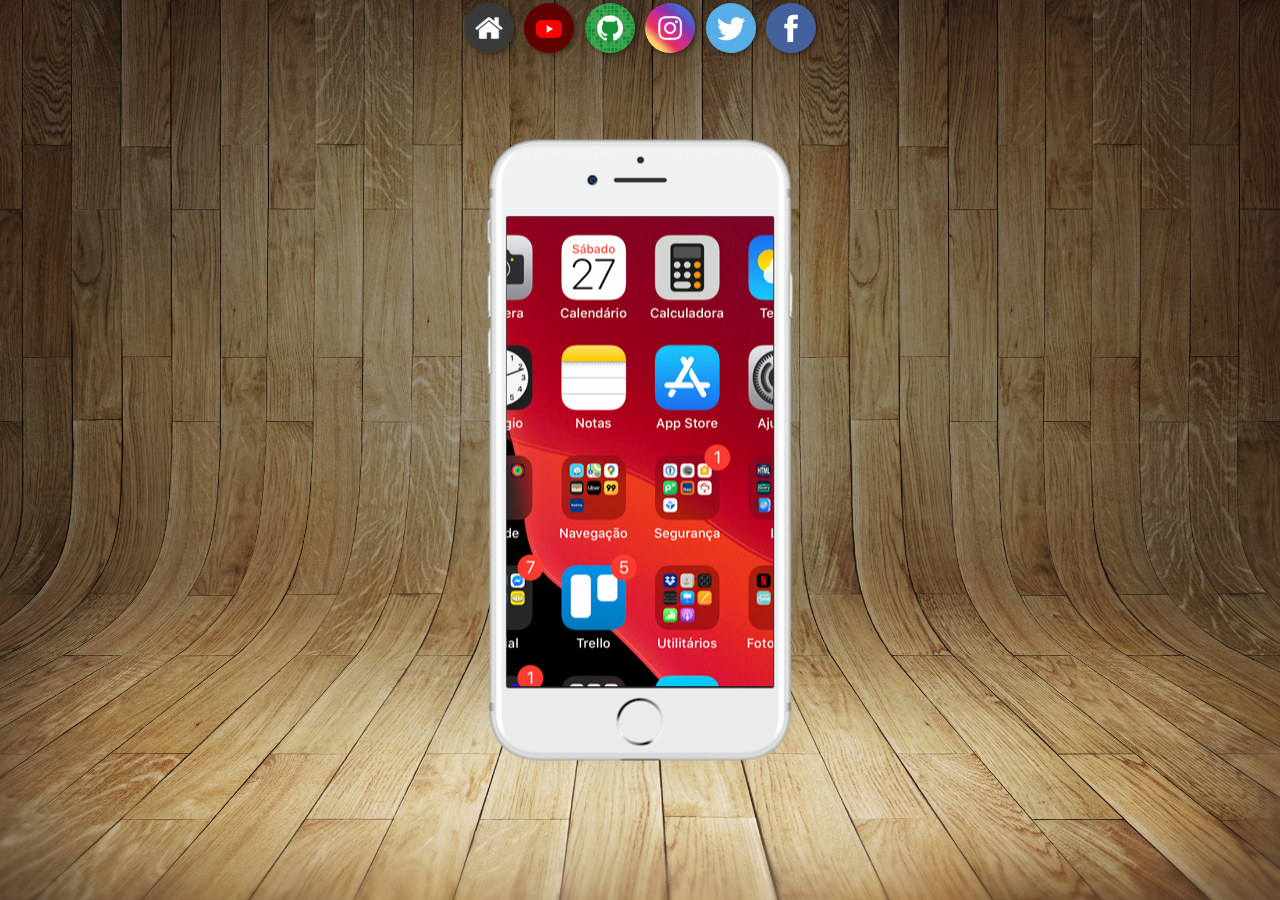
<file: index.html>
<!DOCTYPE html>
<html lang="en">

<head>
    <meta charset="UTF-8">
    <meta http-equiv="X-UA-Compatible" content="IE=edge">
    <meta name="viewport" content="width=device-width, initial-scale=1.0">
    <link rel="shortcut icon" href="favicon.ico" type="image/x-icon">
    <link rel="stylesheet" href="estilos/style.css">
    <title>Social Media Project</title>
</head>

<body>
    <main>
        <section id="telefone">
            <iframe src="home.html" frameborder="0" name="tela" id="tela">
                Your browser does not support this.
            </iframe>

        </section>

        <section id="redes-sociais">
            <a href="home.html" target="tela"><img src="imagens/logo-home.jpg" alt=""></a>

            <a href="youtube.html" target="tela"><img src="imagens/logo-youtube.jpg" alt=""></a>

            <a href="github.html" target="tela"><img src="imagens/logo-github.jpg" alt=""></a>

            <a href="instagram.html" target="tela"><img src="imagens/logo-instagram.jpg" alt=""></a>

            <a href="twitter.html" target="tela"><img src="imagens/logo-twitter.jpg" alt=""></a>

            <a href="facebook.html" target="tela"><img src="imagens/logo-facebook.jpg" alt=""></a>
            
        </section>

    </main>

</body>

</html>
</file>
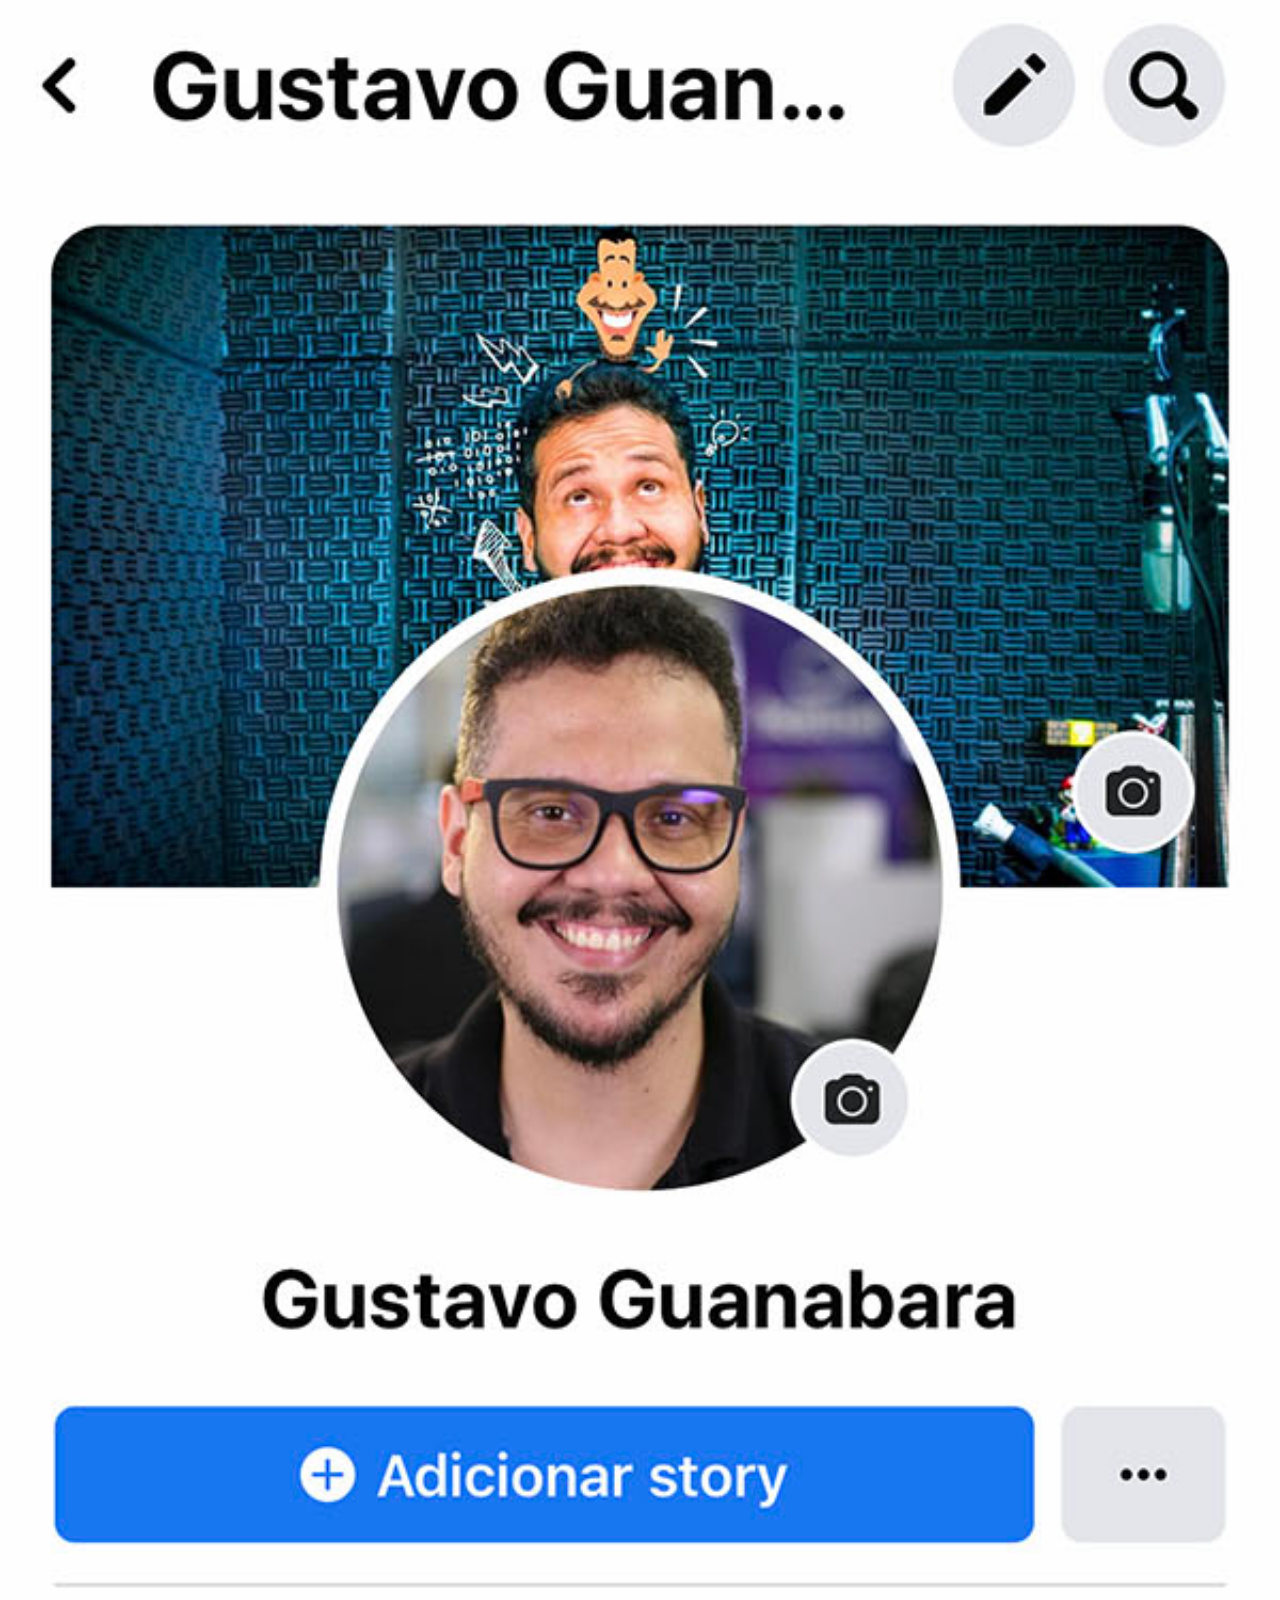
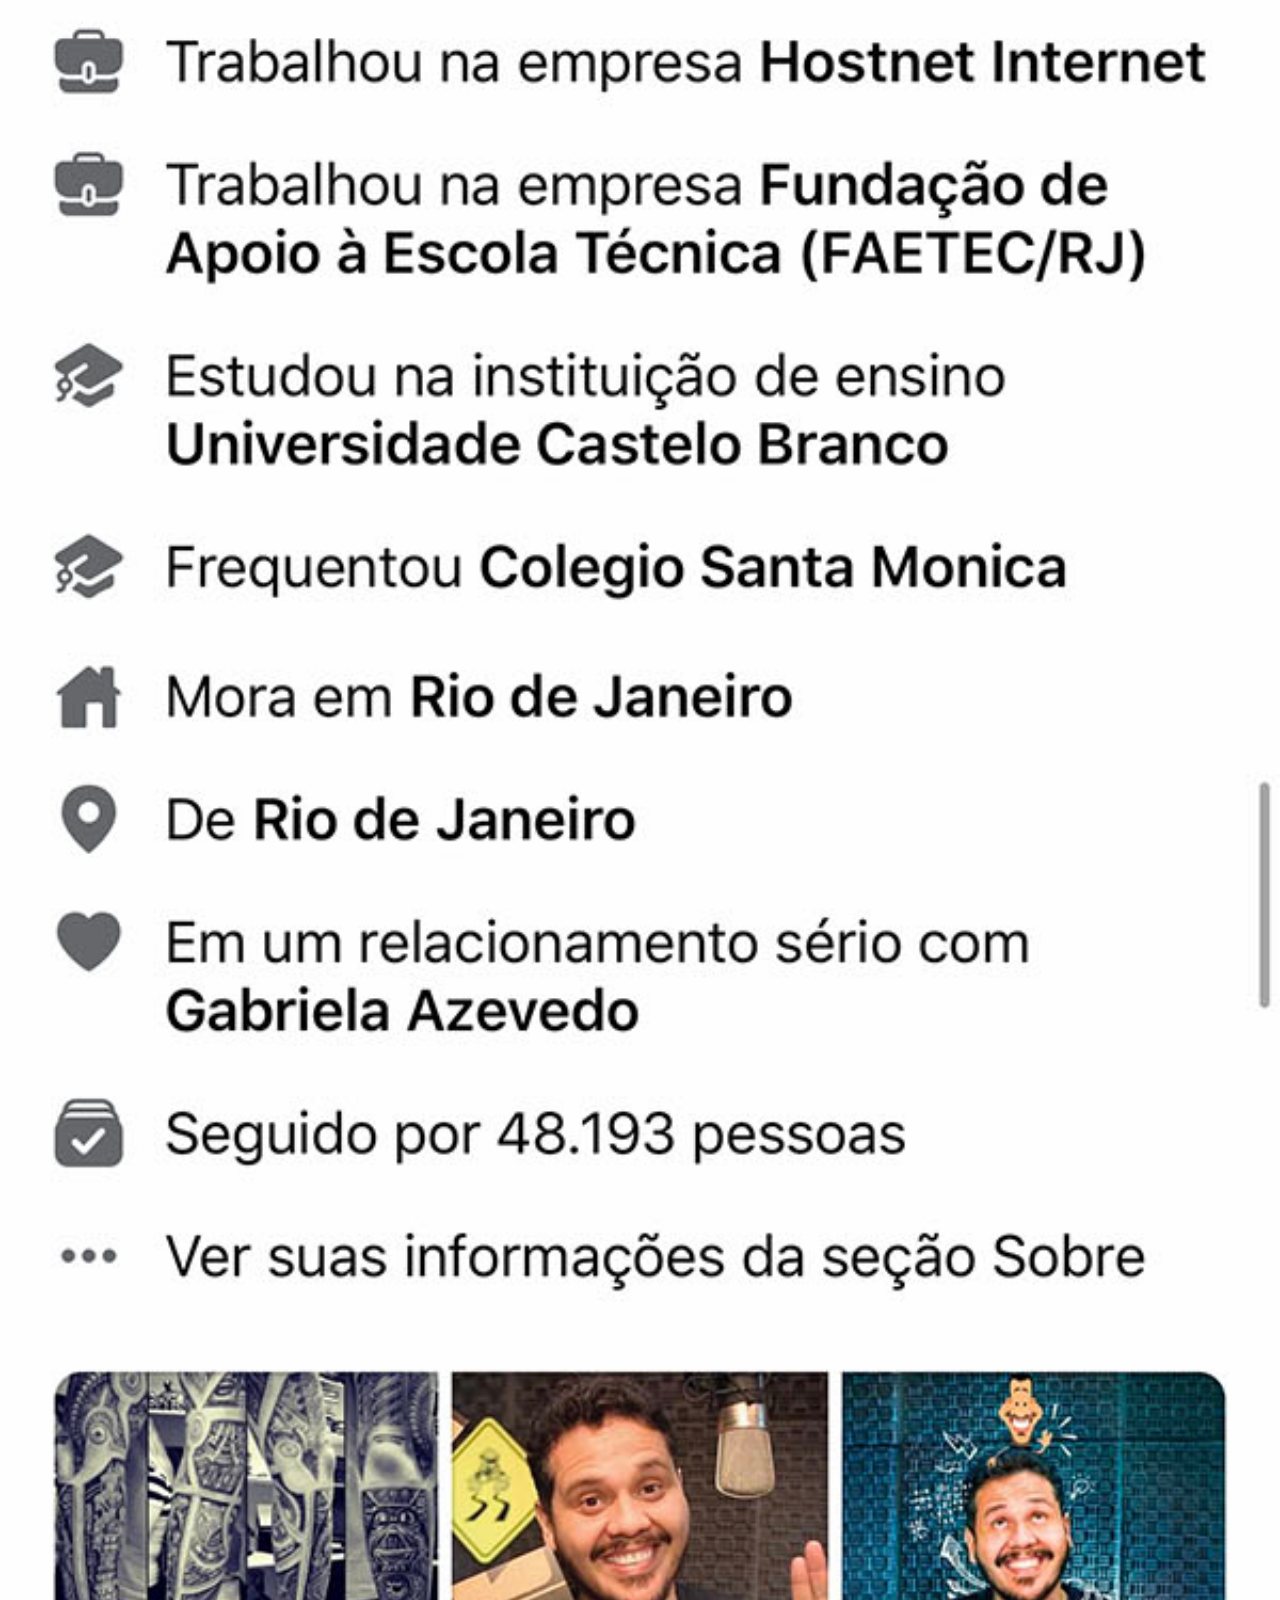
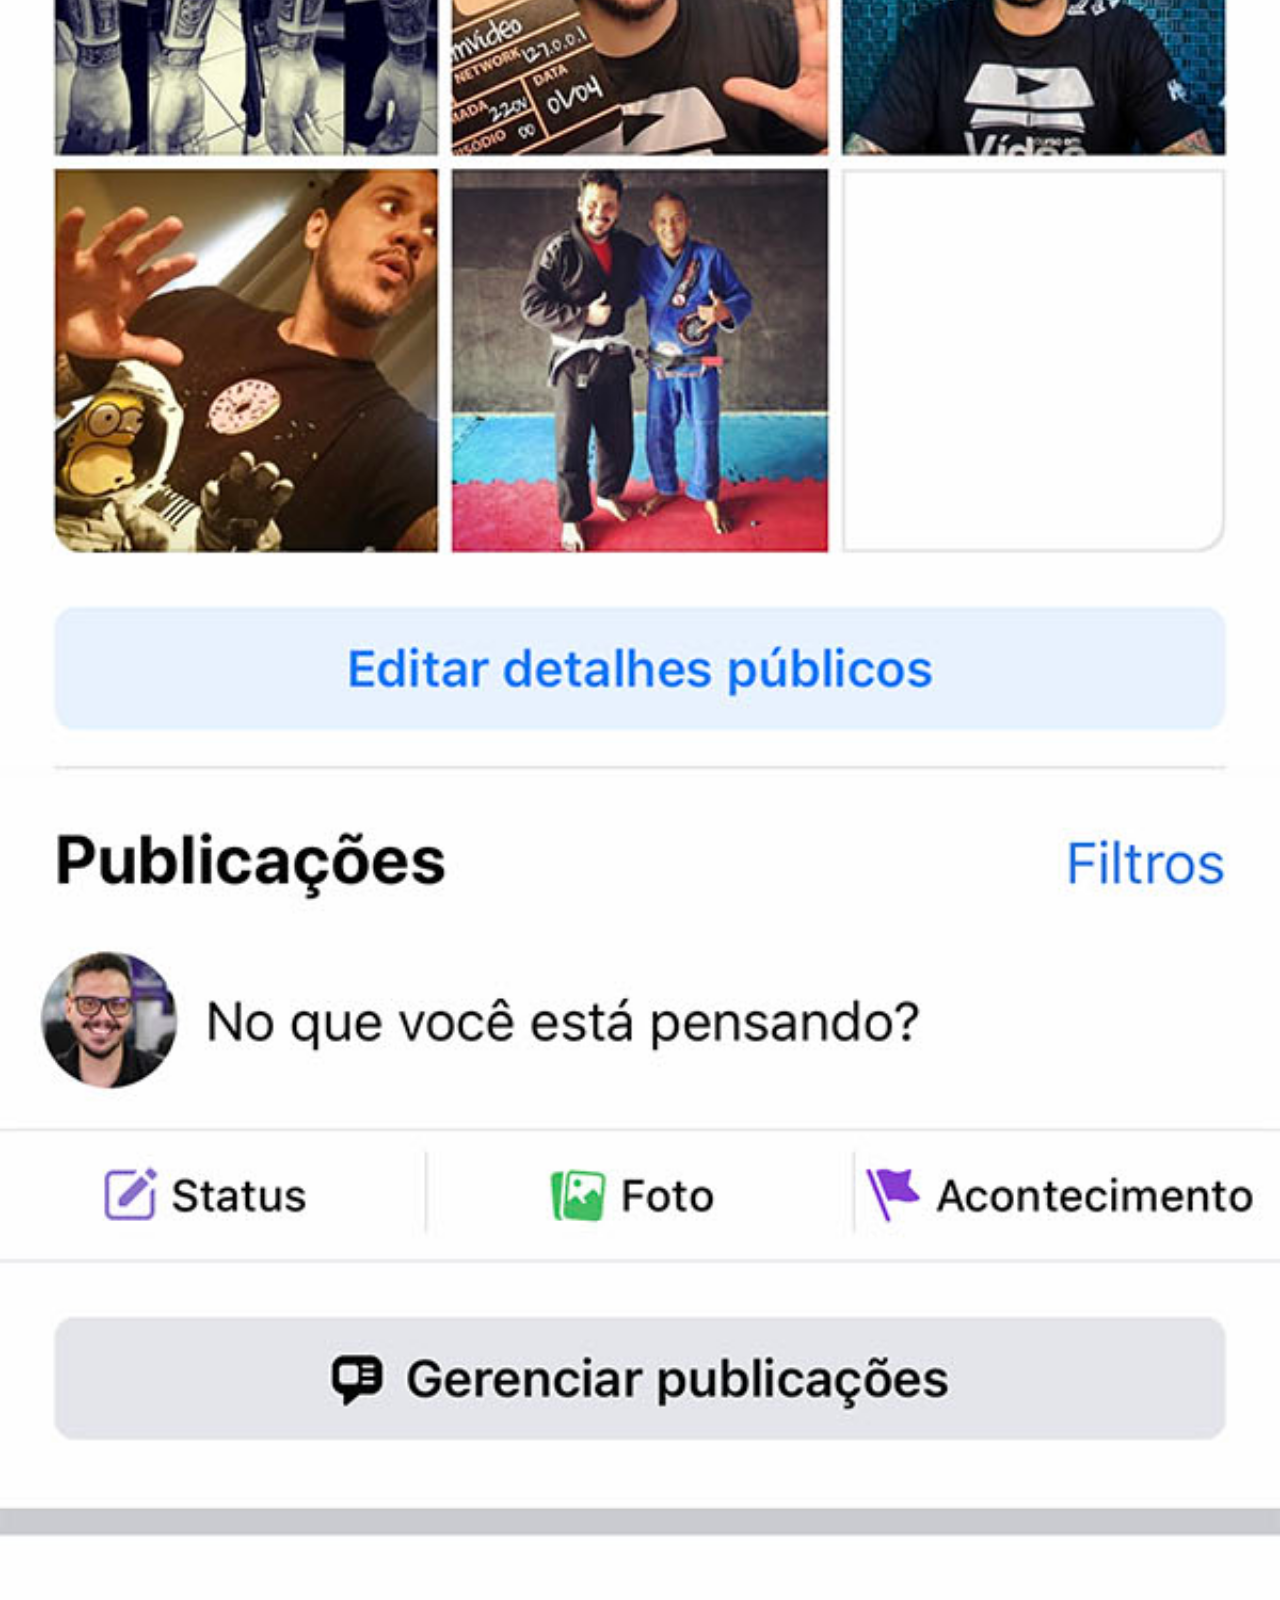
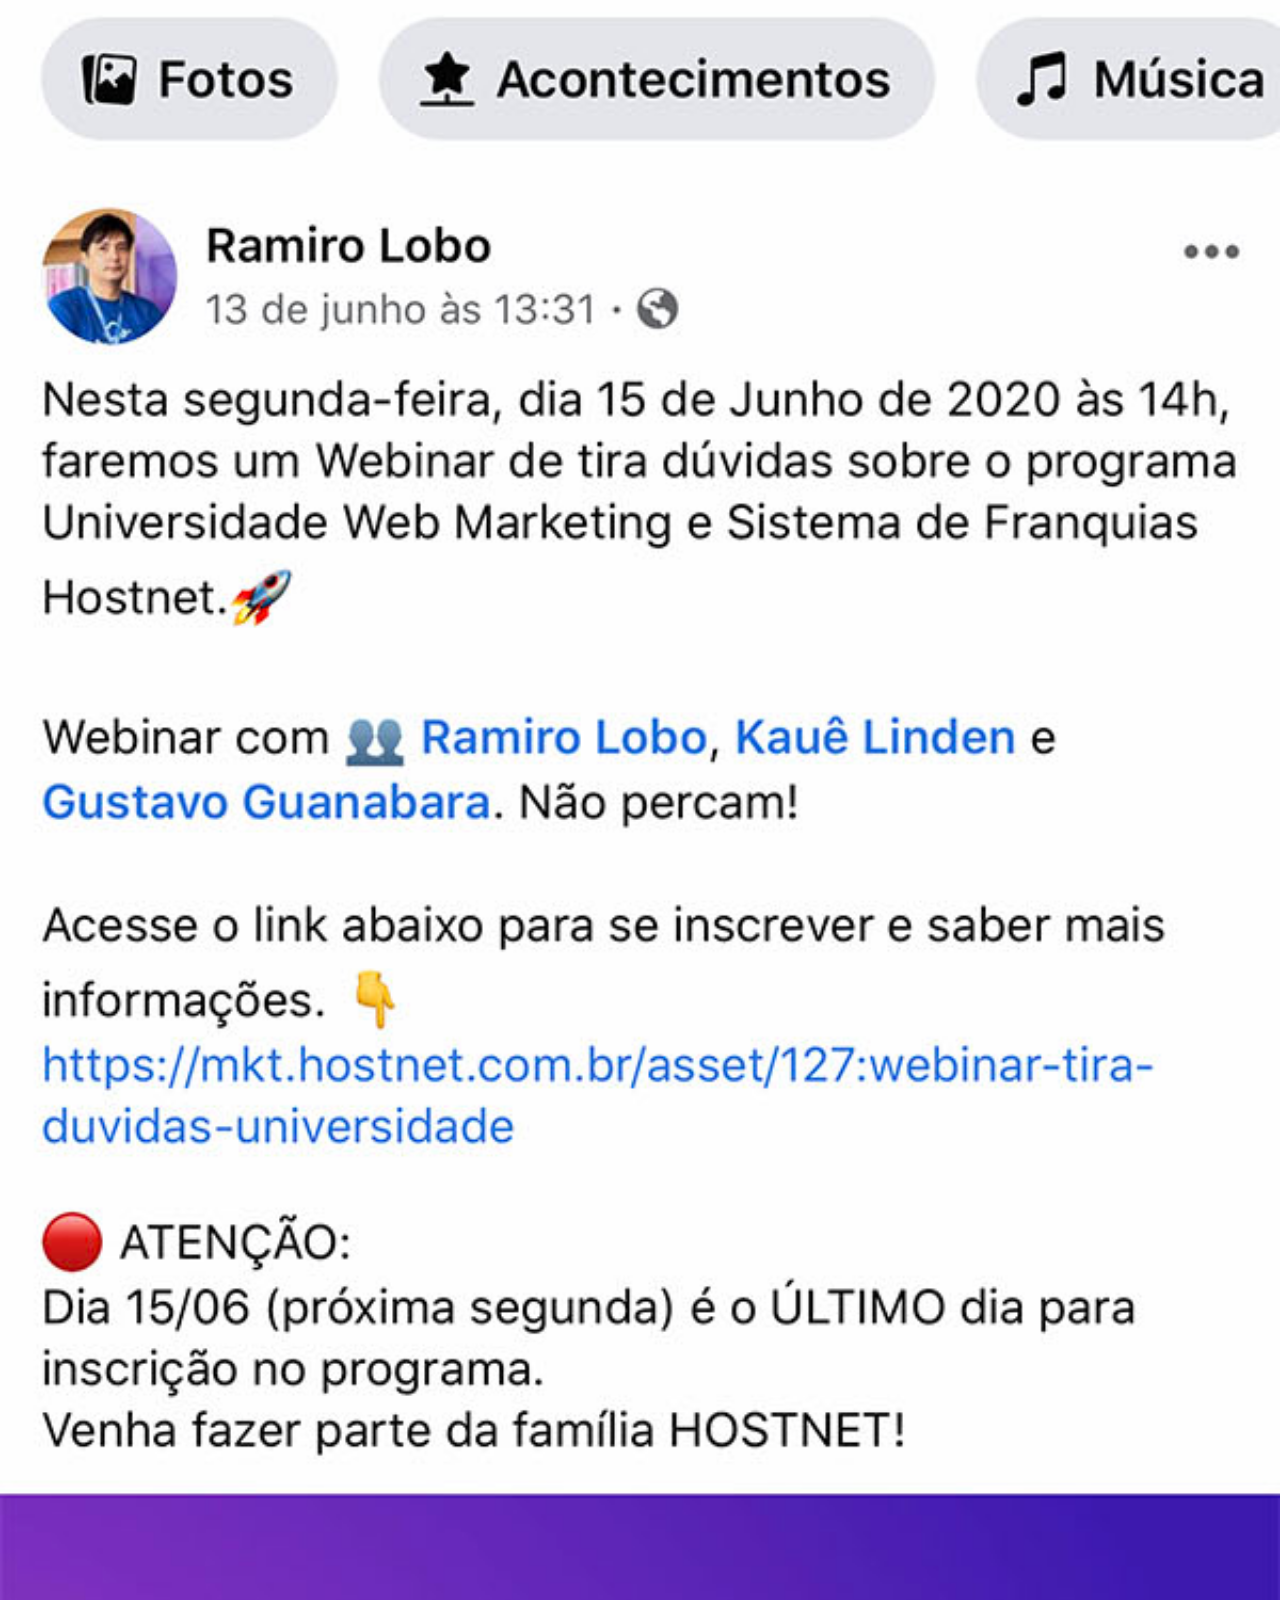
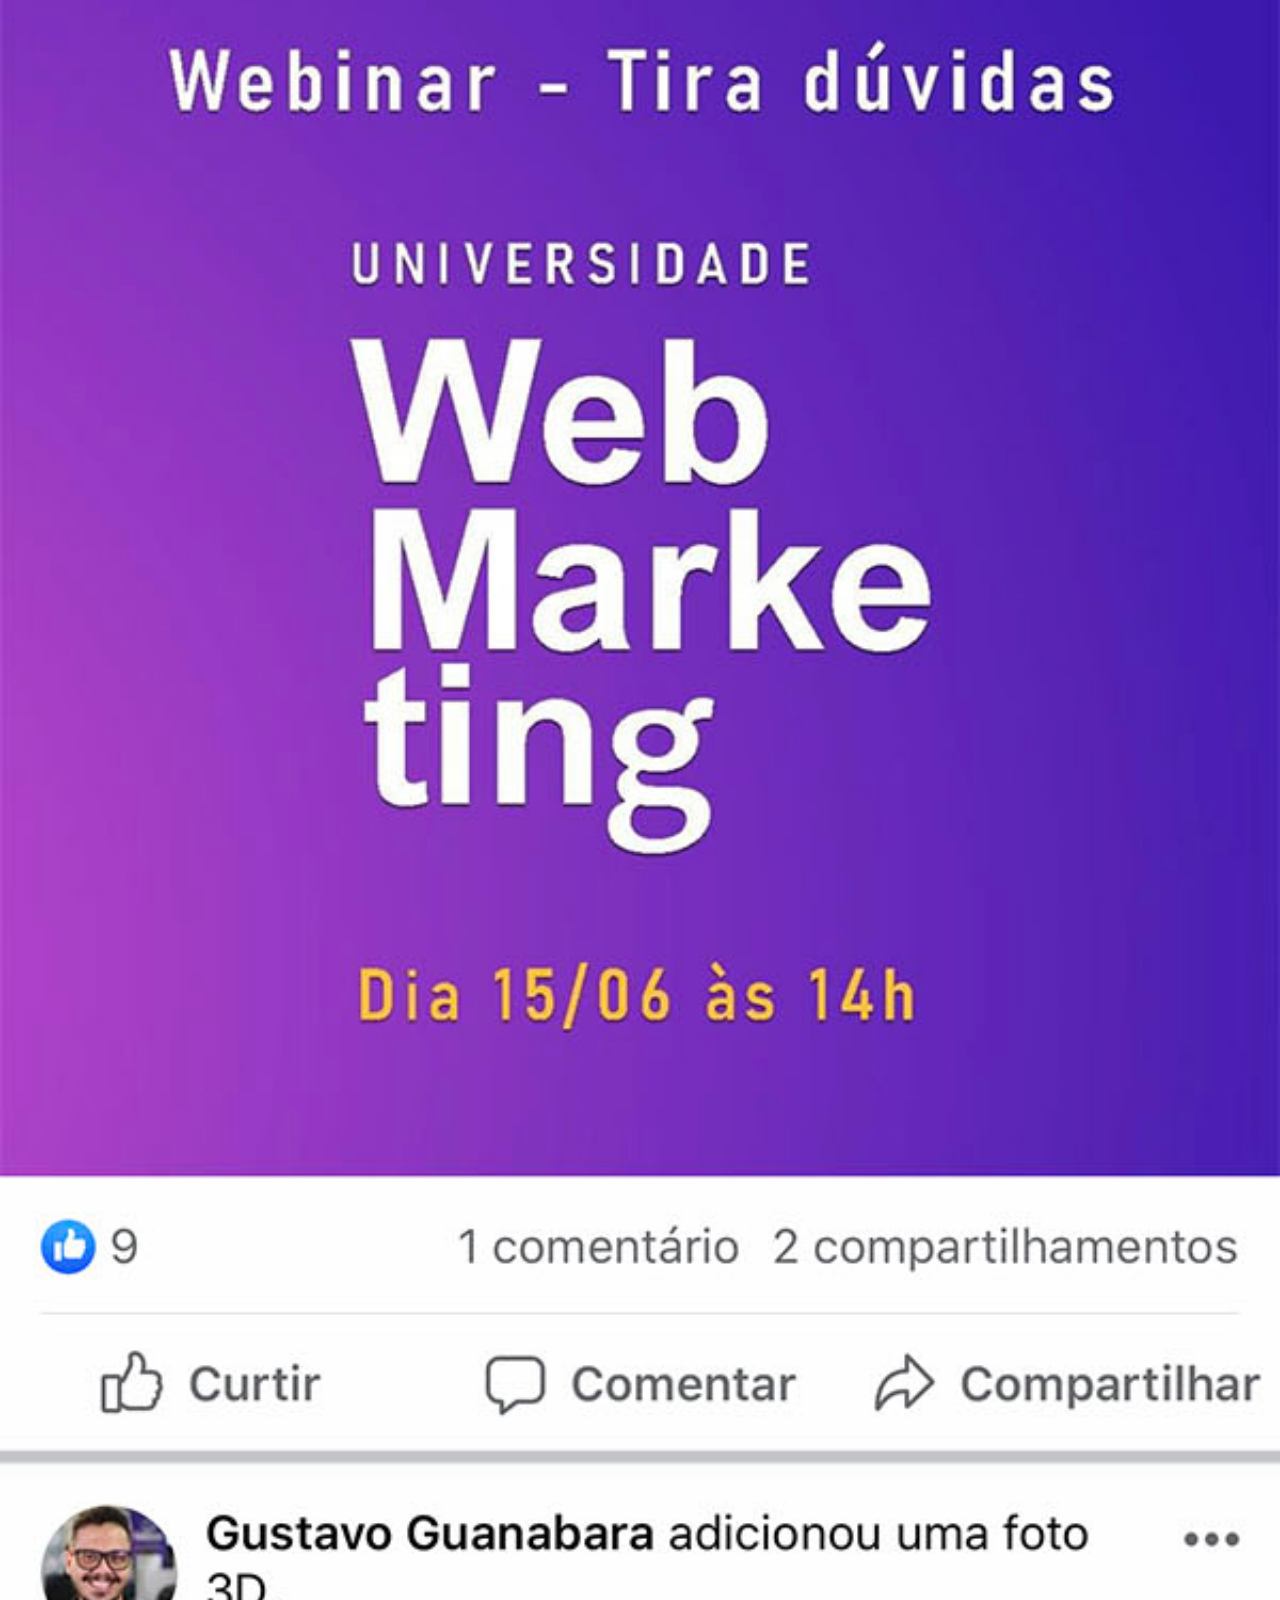
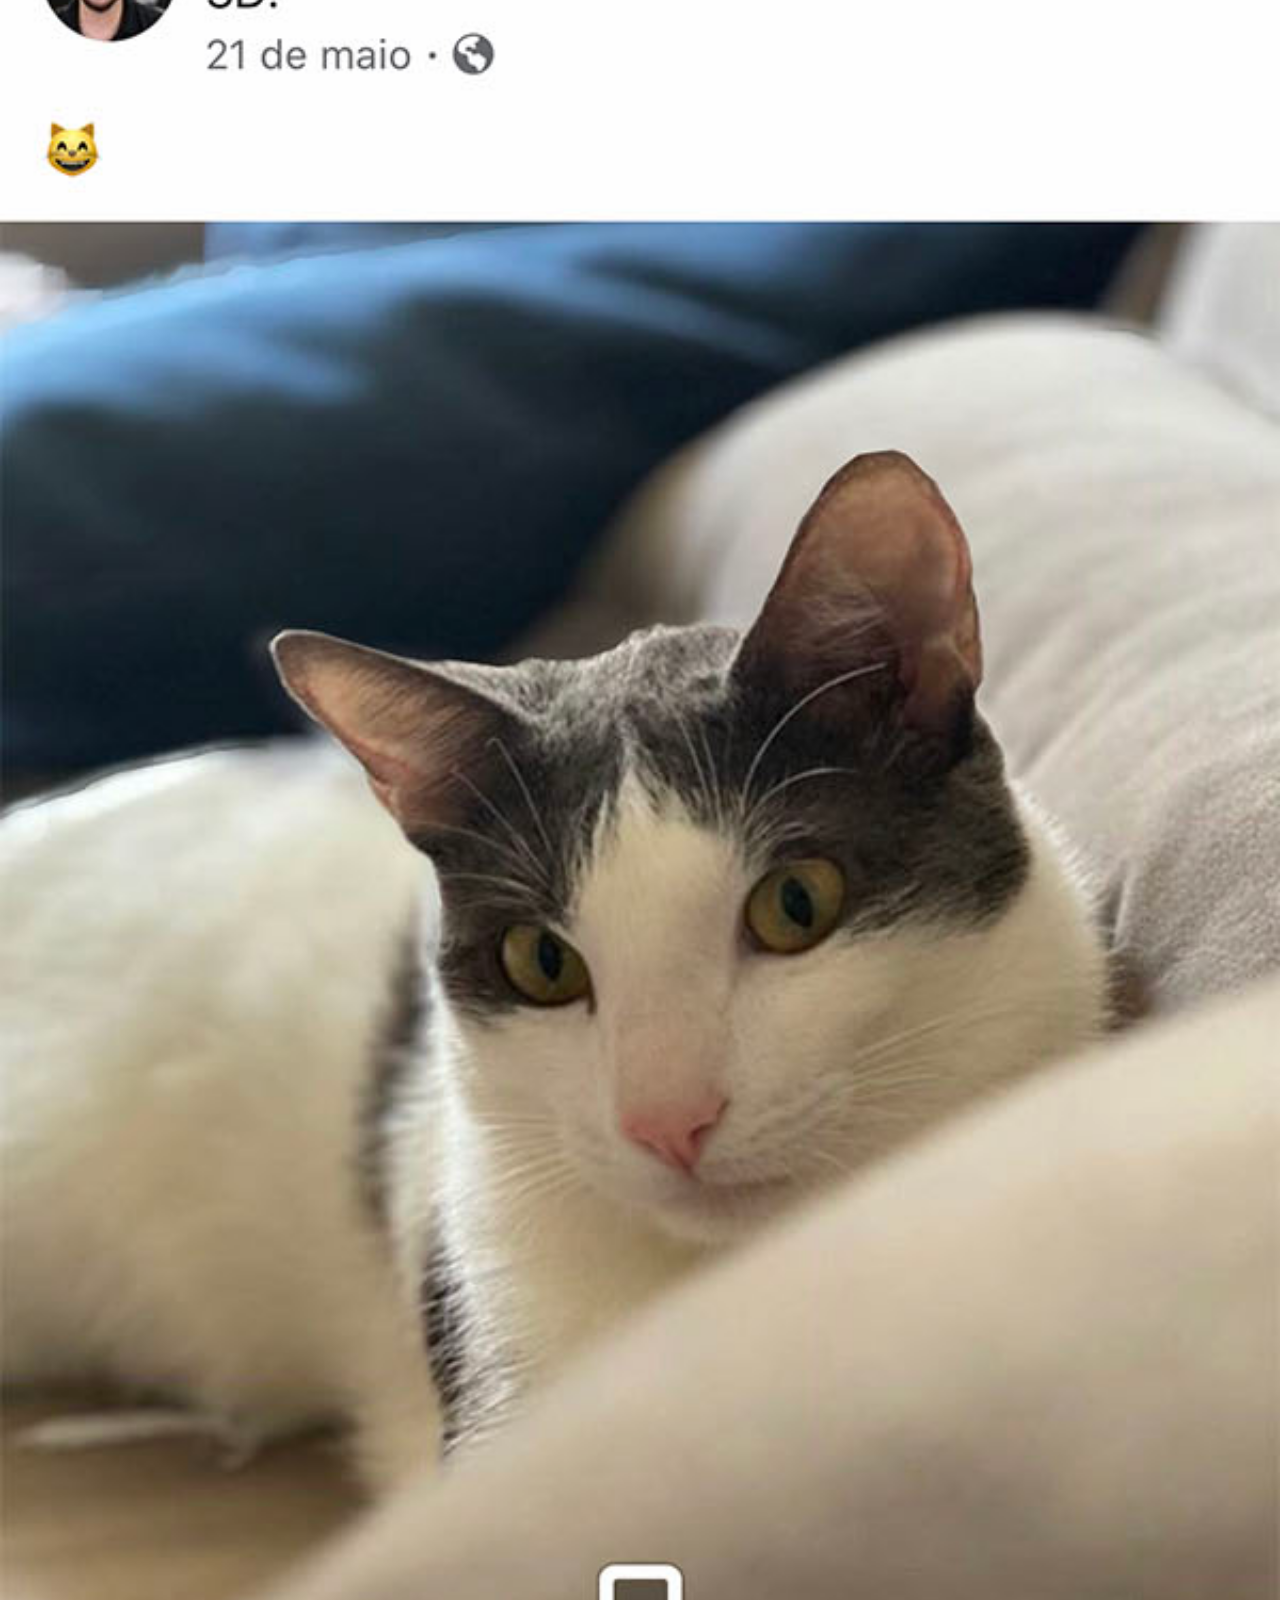
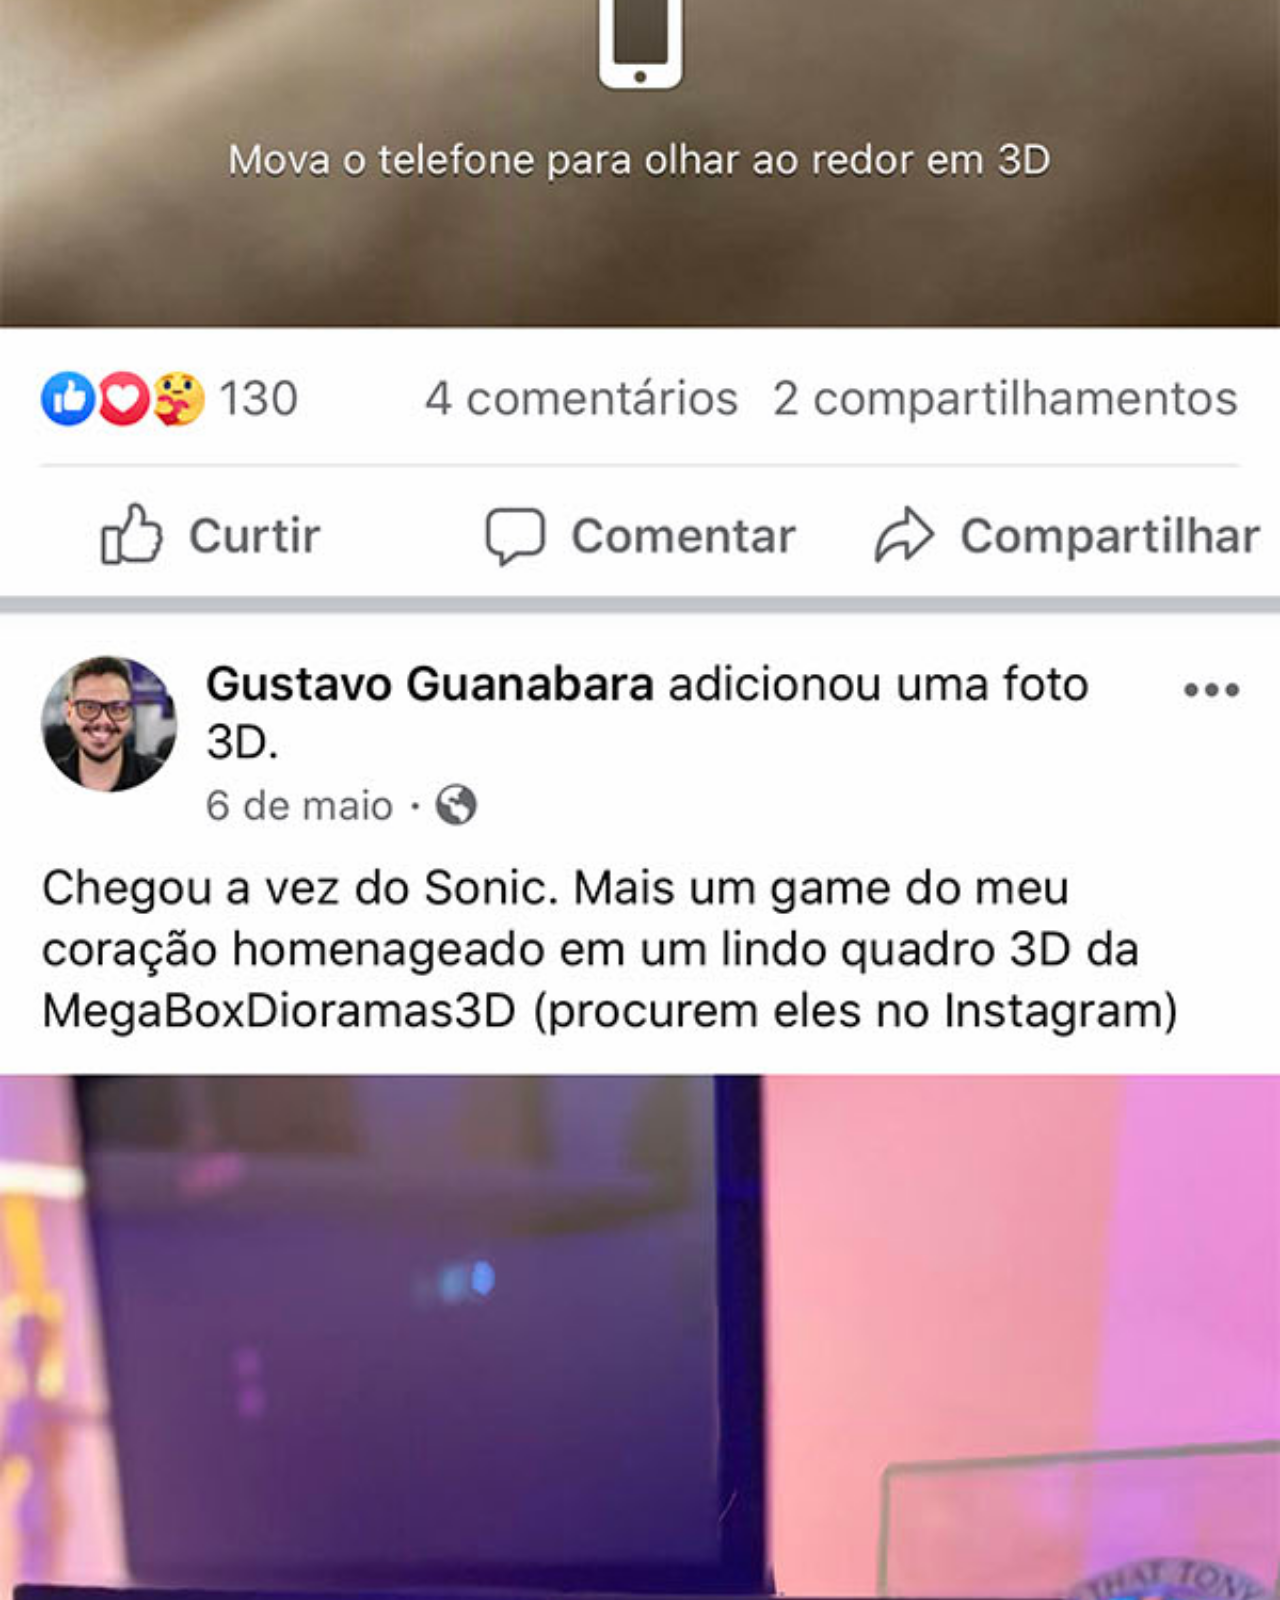
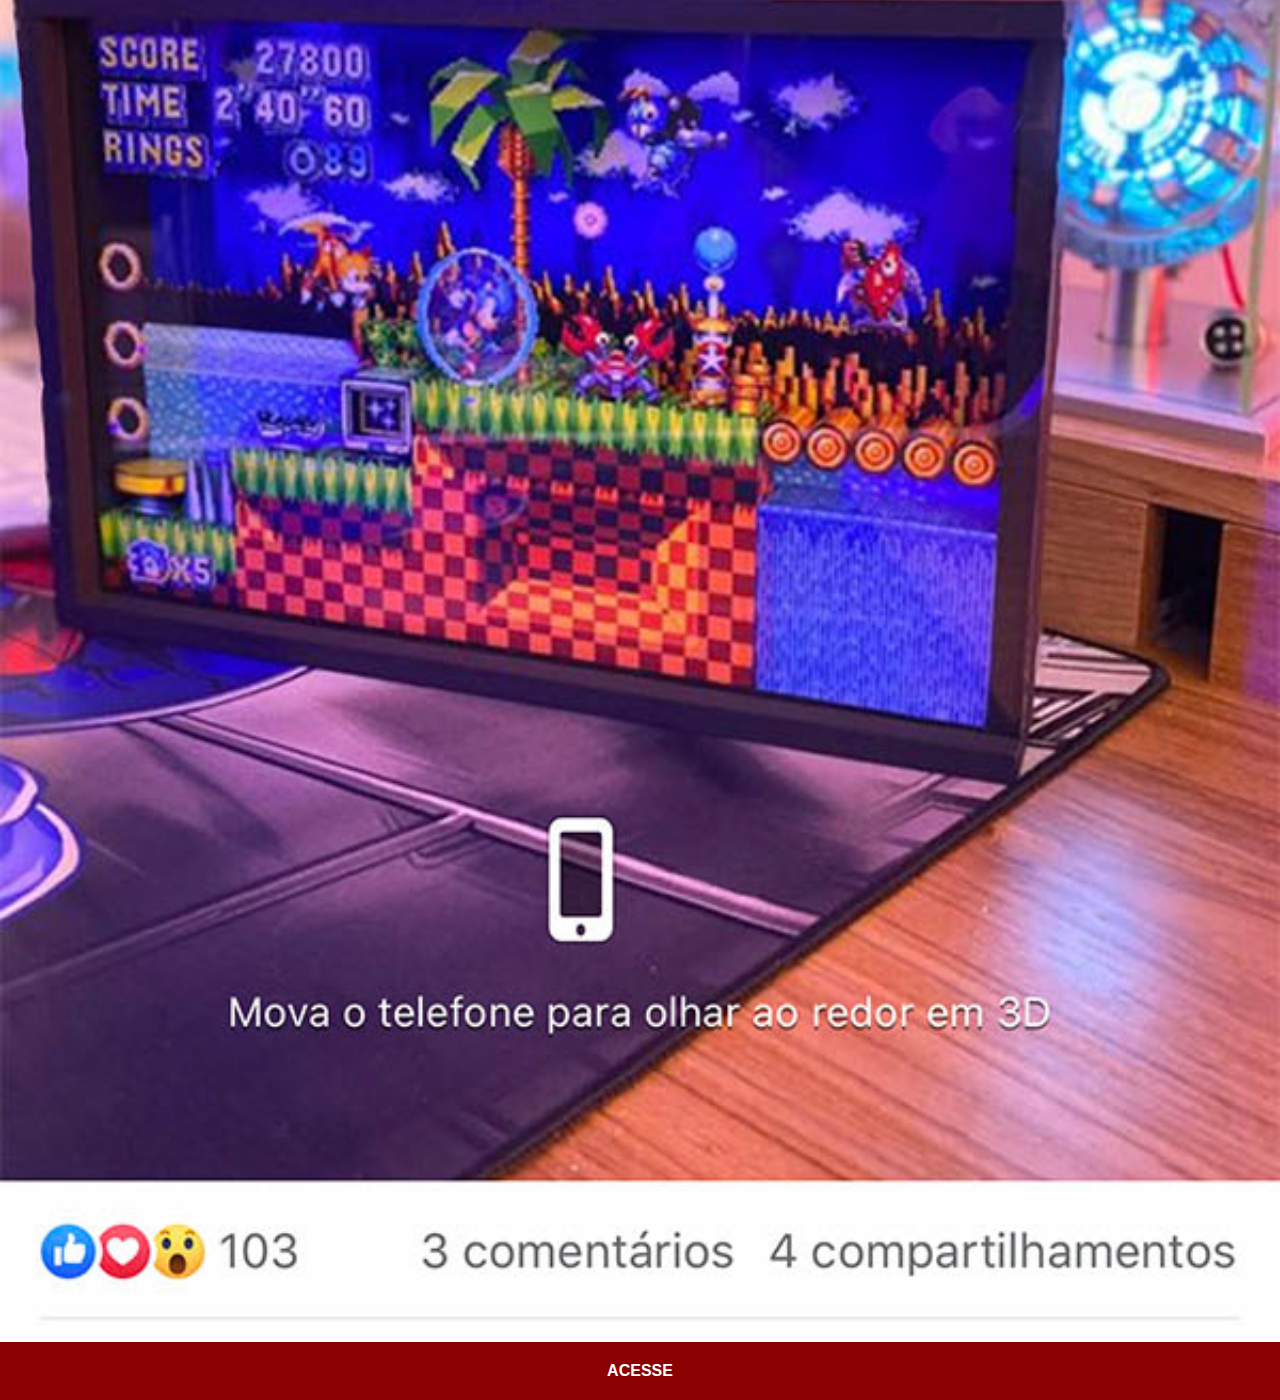
<file: facebook.html>
<!DOCTYPE html>
<html lang="pt-br">
<head>
    <meta charset="UTF-8">
    <meta http-equiv="X-UA-Compatible" content="IE=edge">
    <meta name="viewport" content="width=device-width, initial-scale=1.0">
    <link rel="stylesheet" href="estilos/social.css">
    <title>Facebook</title>
</head>
<body>
    <img src="imagens/tela-facebook.jpg" alt="Facebook">
    <a href="https://www.facebook.com/gustavoguanabara/" target="_blank">ACESSE</a>
    
</body>
</html>
</file>
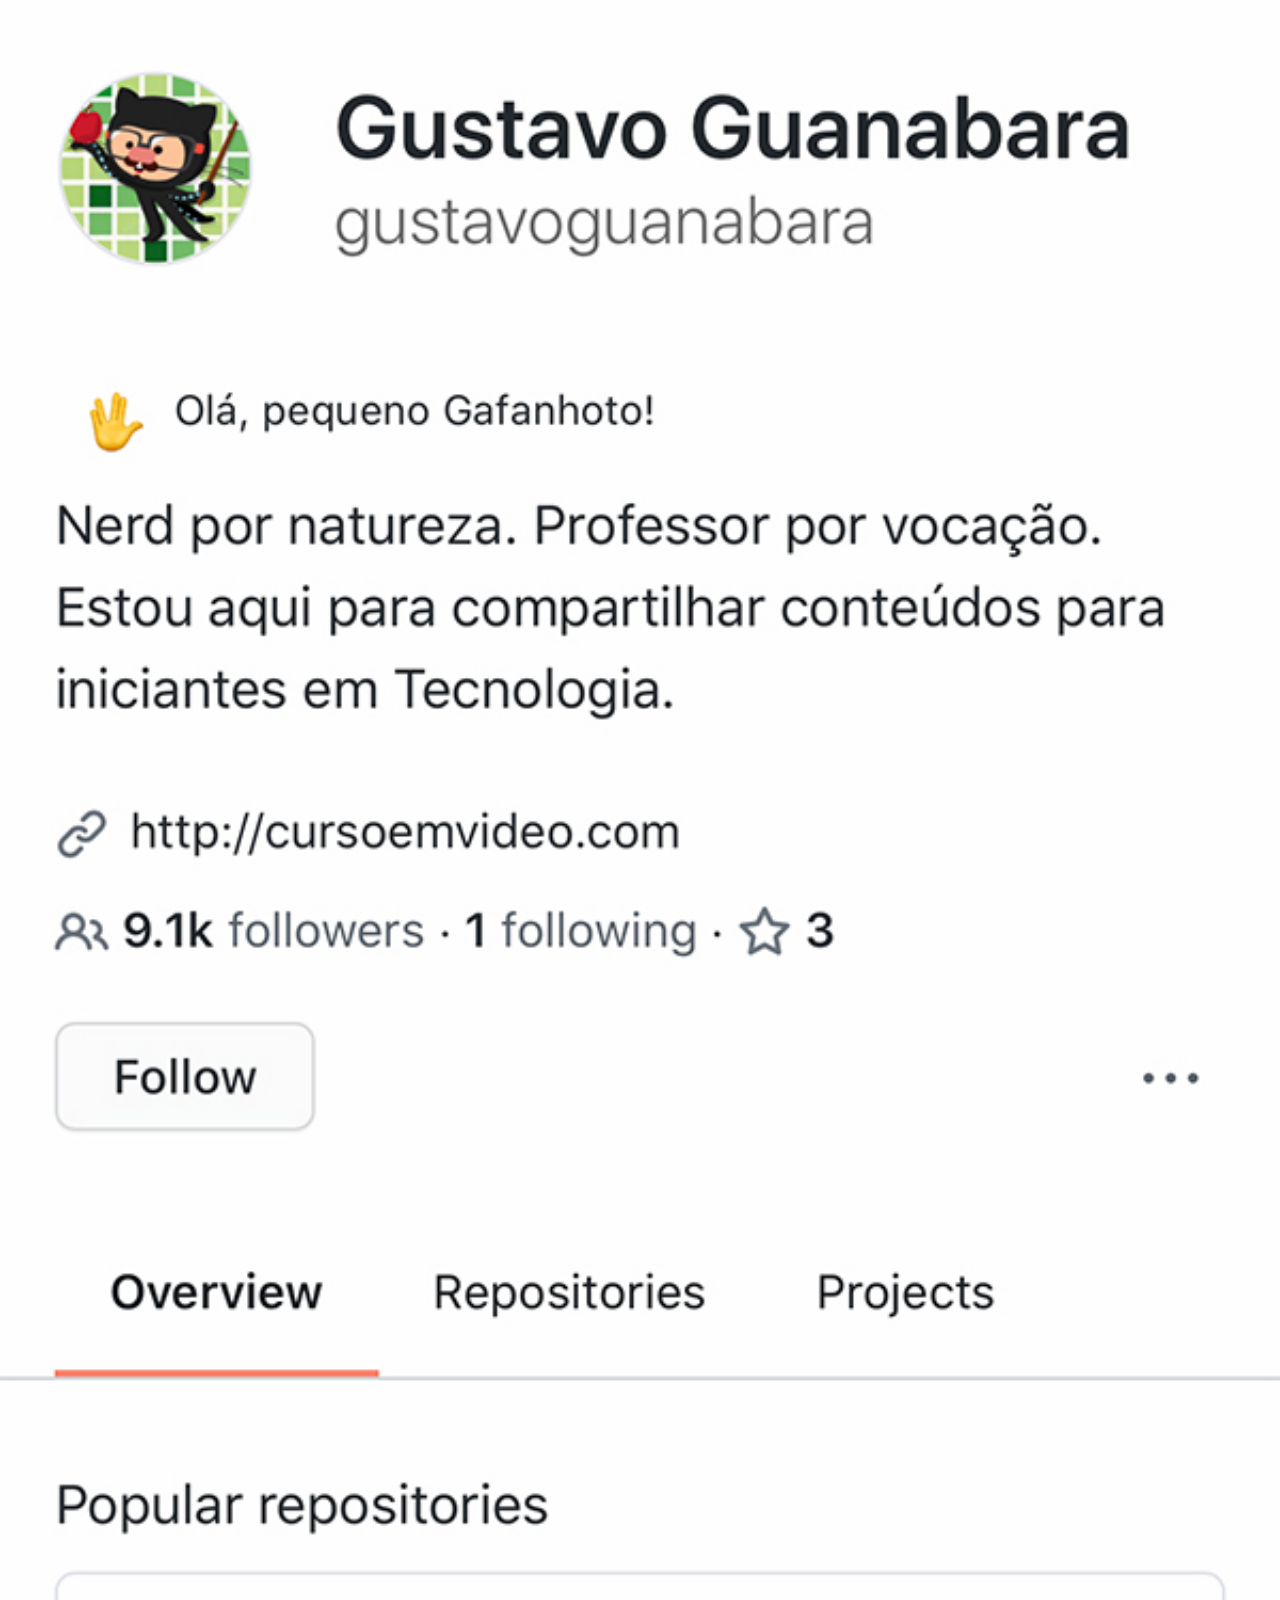
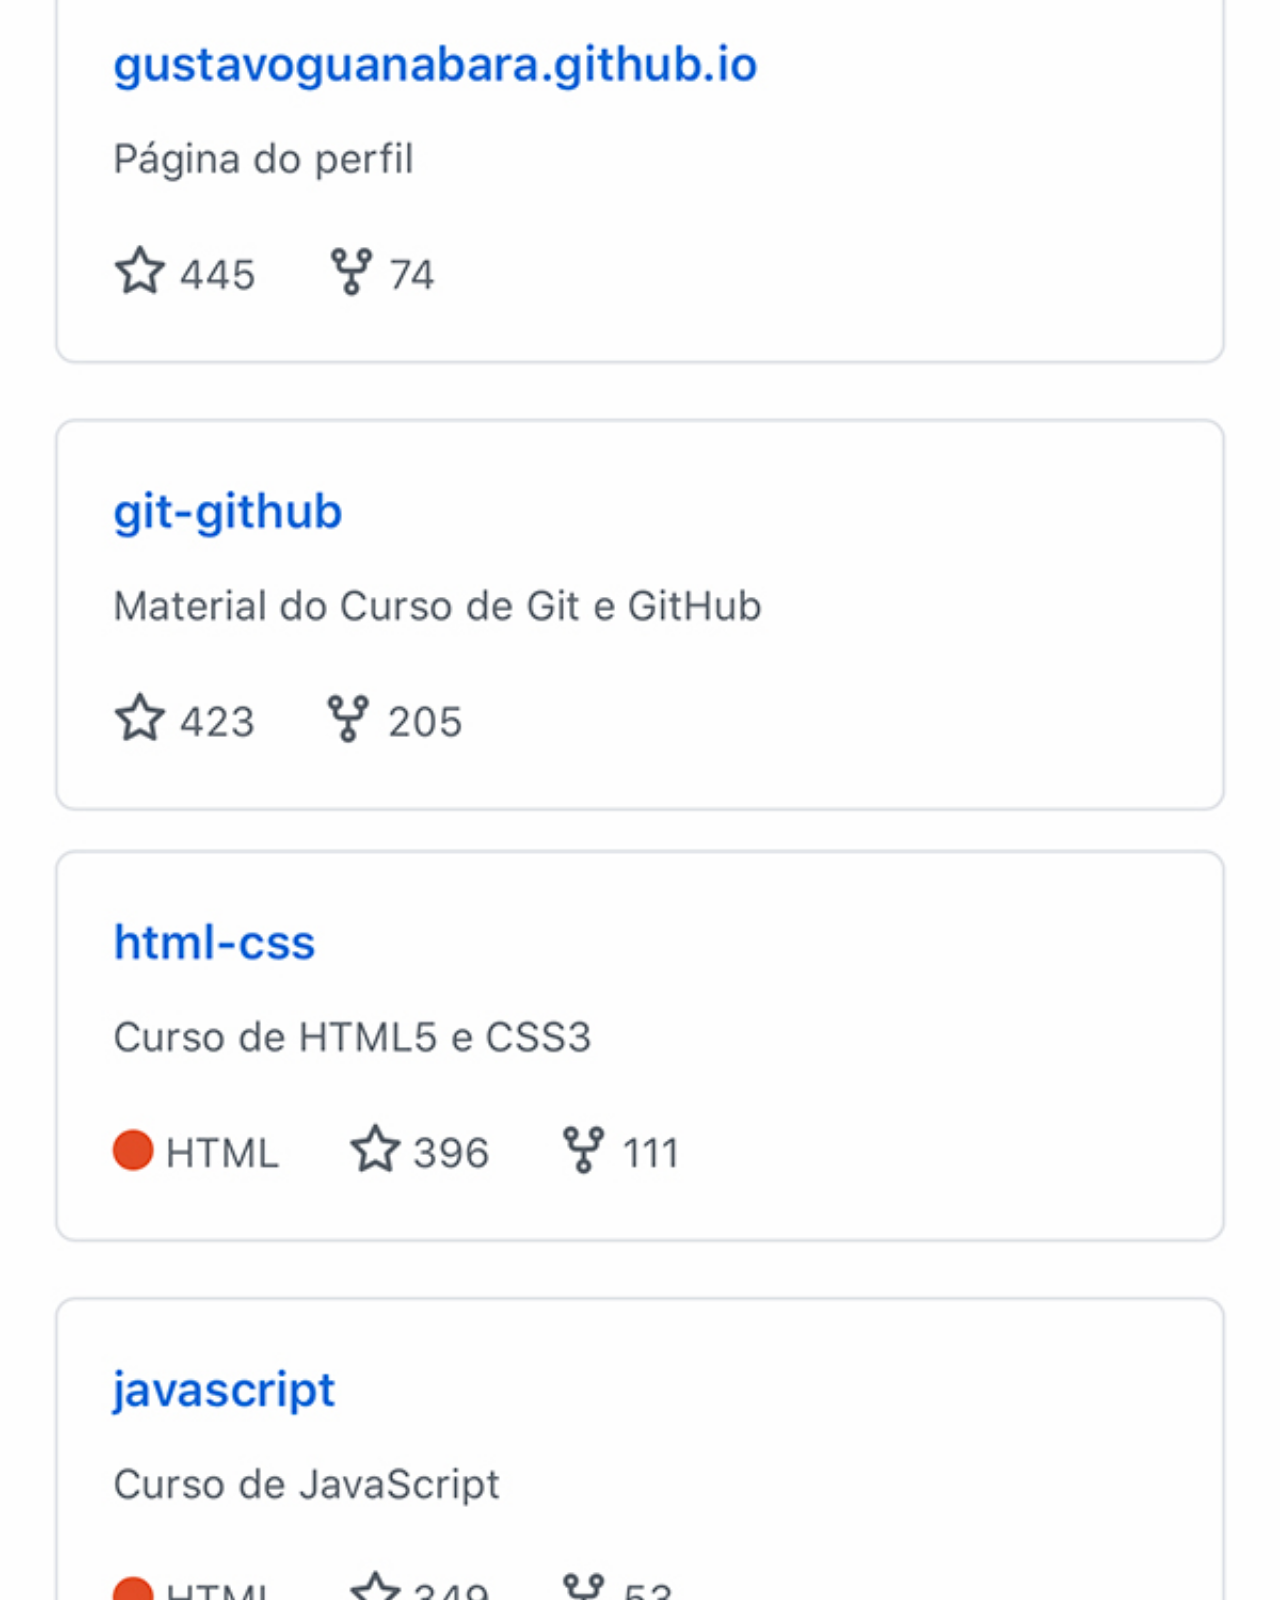
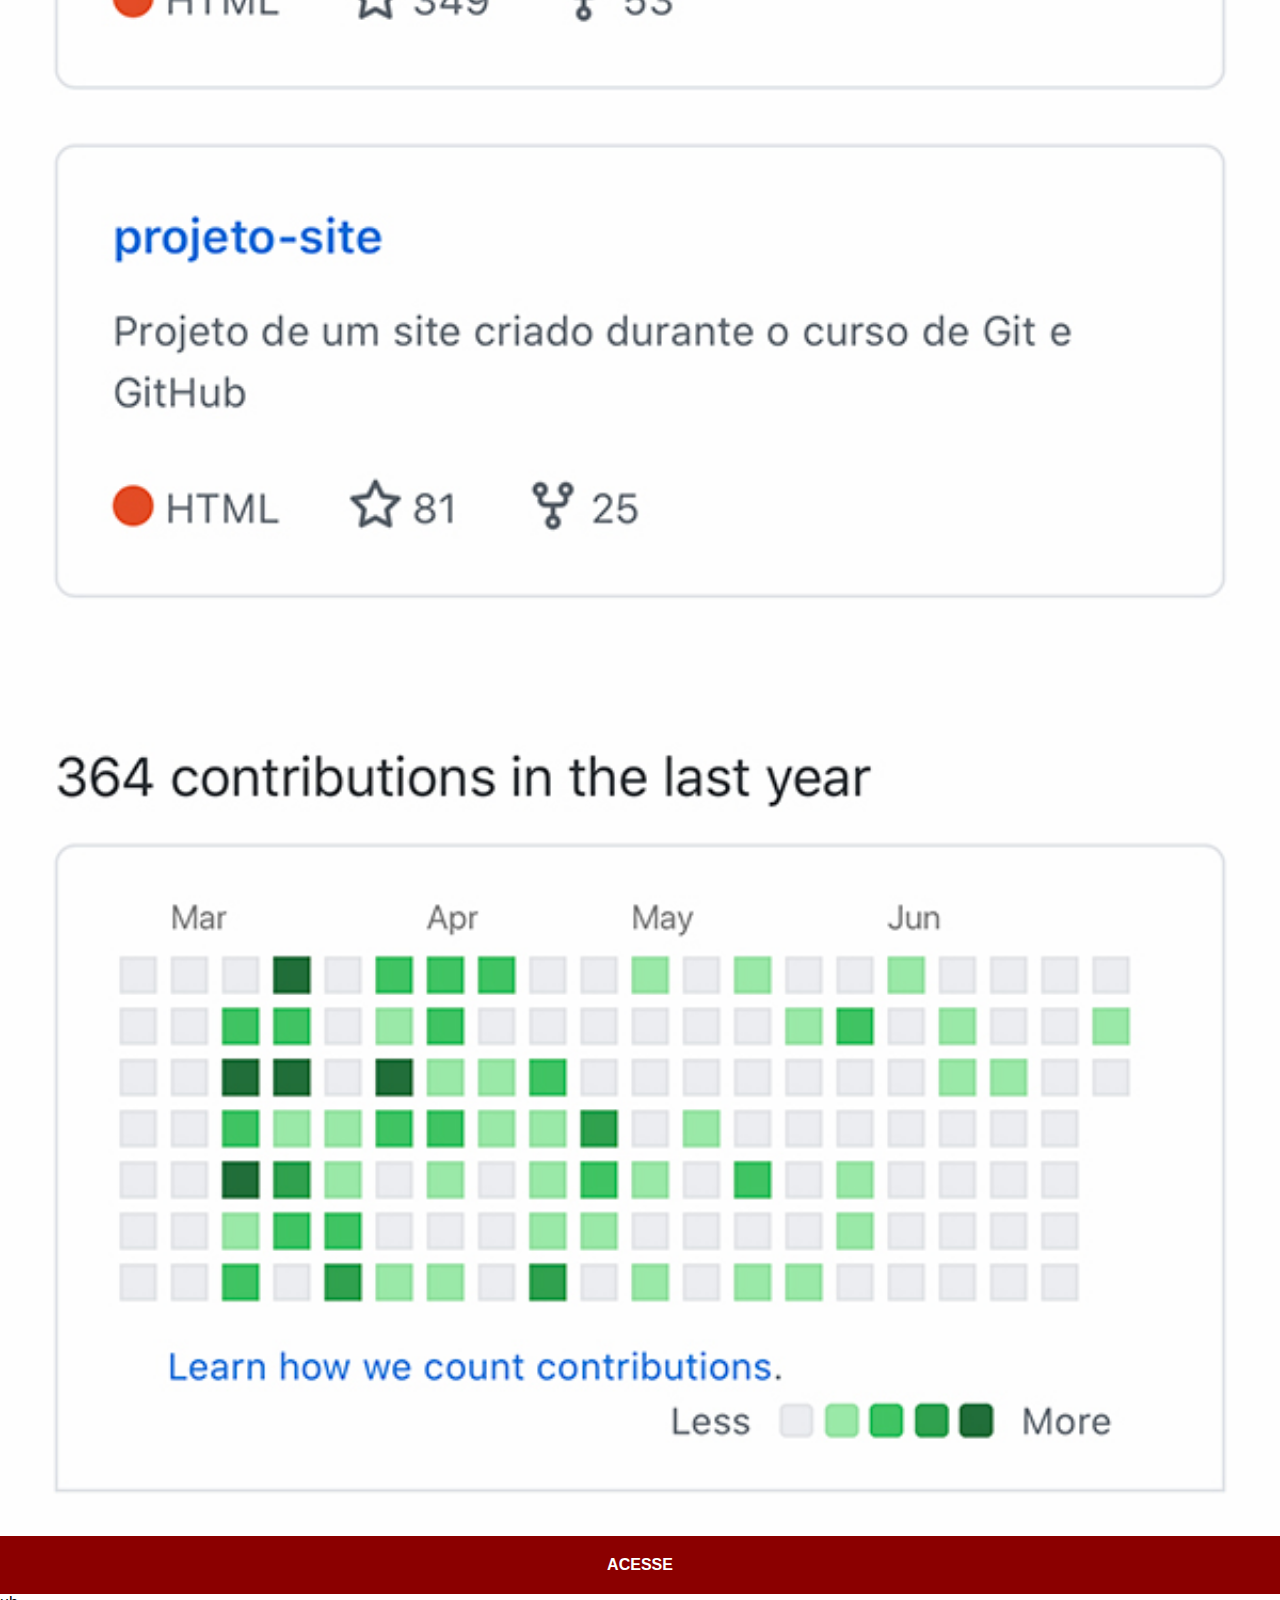
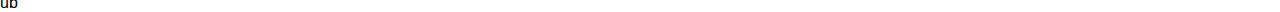
<file: github.html>
<!DOCTYPE html>
<html lang="pt-br">
<head>
    <meta charset="UTF-8">
    <meta http-equiv="X-UA-Compatible" content="IE=edge">
    <meta name="viewport" content="width=device-width, initial-scale=1.0">
    <title>GitHub</title>
    <link rel="stylesheet" href="estilos/social.css">
</head>
<body>
    <img src="imagens/tela-github.jpg" alt="GitHub">
    <a href="https://github.com/gustavoguanabara" target="_bla">ACESSE</a>
</body>
</html>ub
</file>
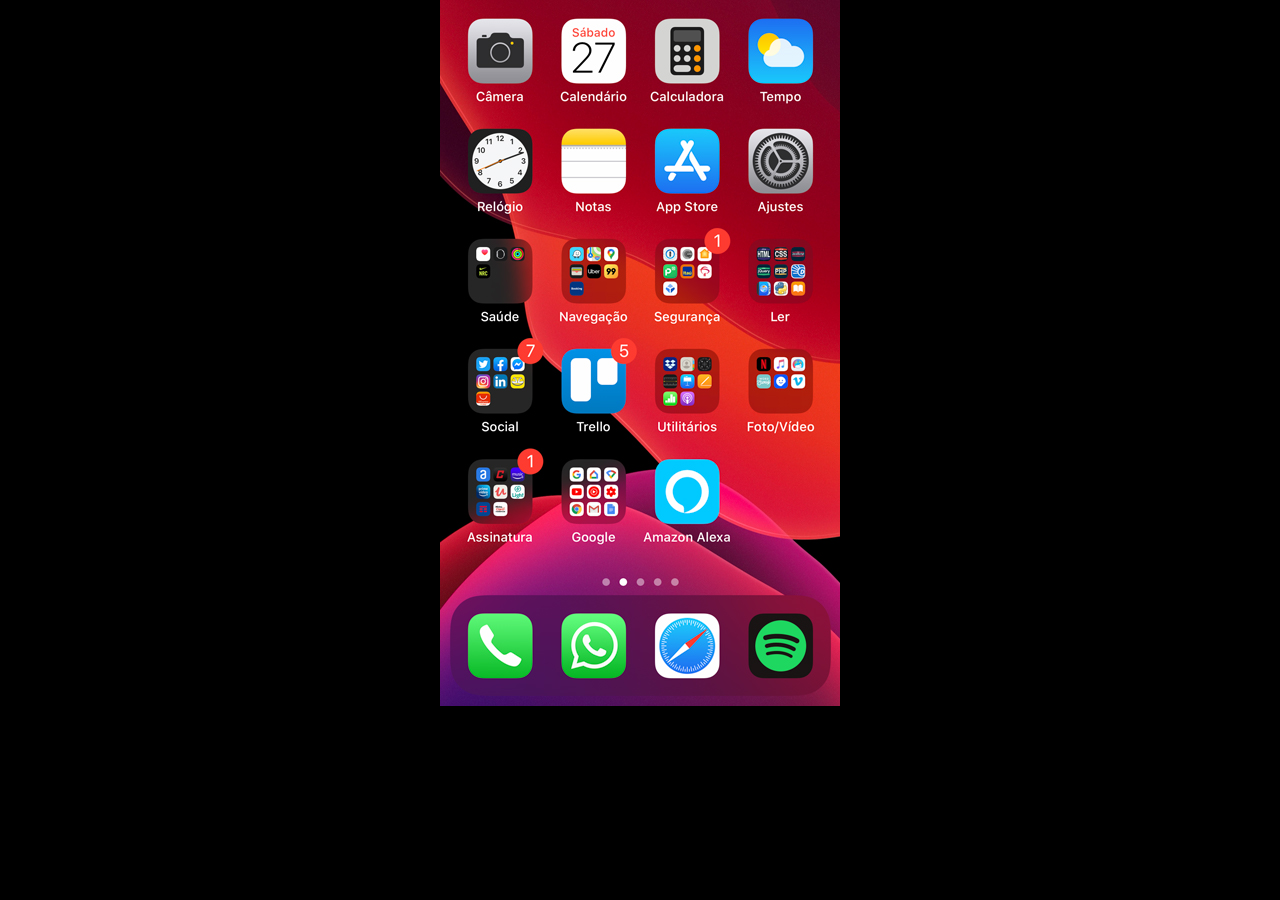
<file: home.html>
<!DOCTYPE html>
<html lang="pt-br">
<head>
    <meta charset="UTF-8">
    <meta http-equiv="X-UA-Compatible" content="IE=edge">
    <meta name="viewport" content="width=device-width, initial-scale=1.0">
    <title>Home</title>
    <style>
        *{
            margin: 0px;
            padding: opx;
        }
        
        body{
            width: 100vw;
            height: 100vh;
            background: black url('imagens/tela-home.jpg') no-repeat top center;
        }
        
        </style>

</head>

<body>
    
</body>
</html>
</file>
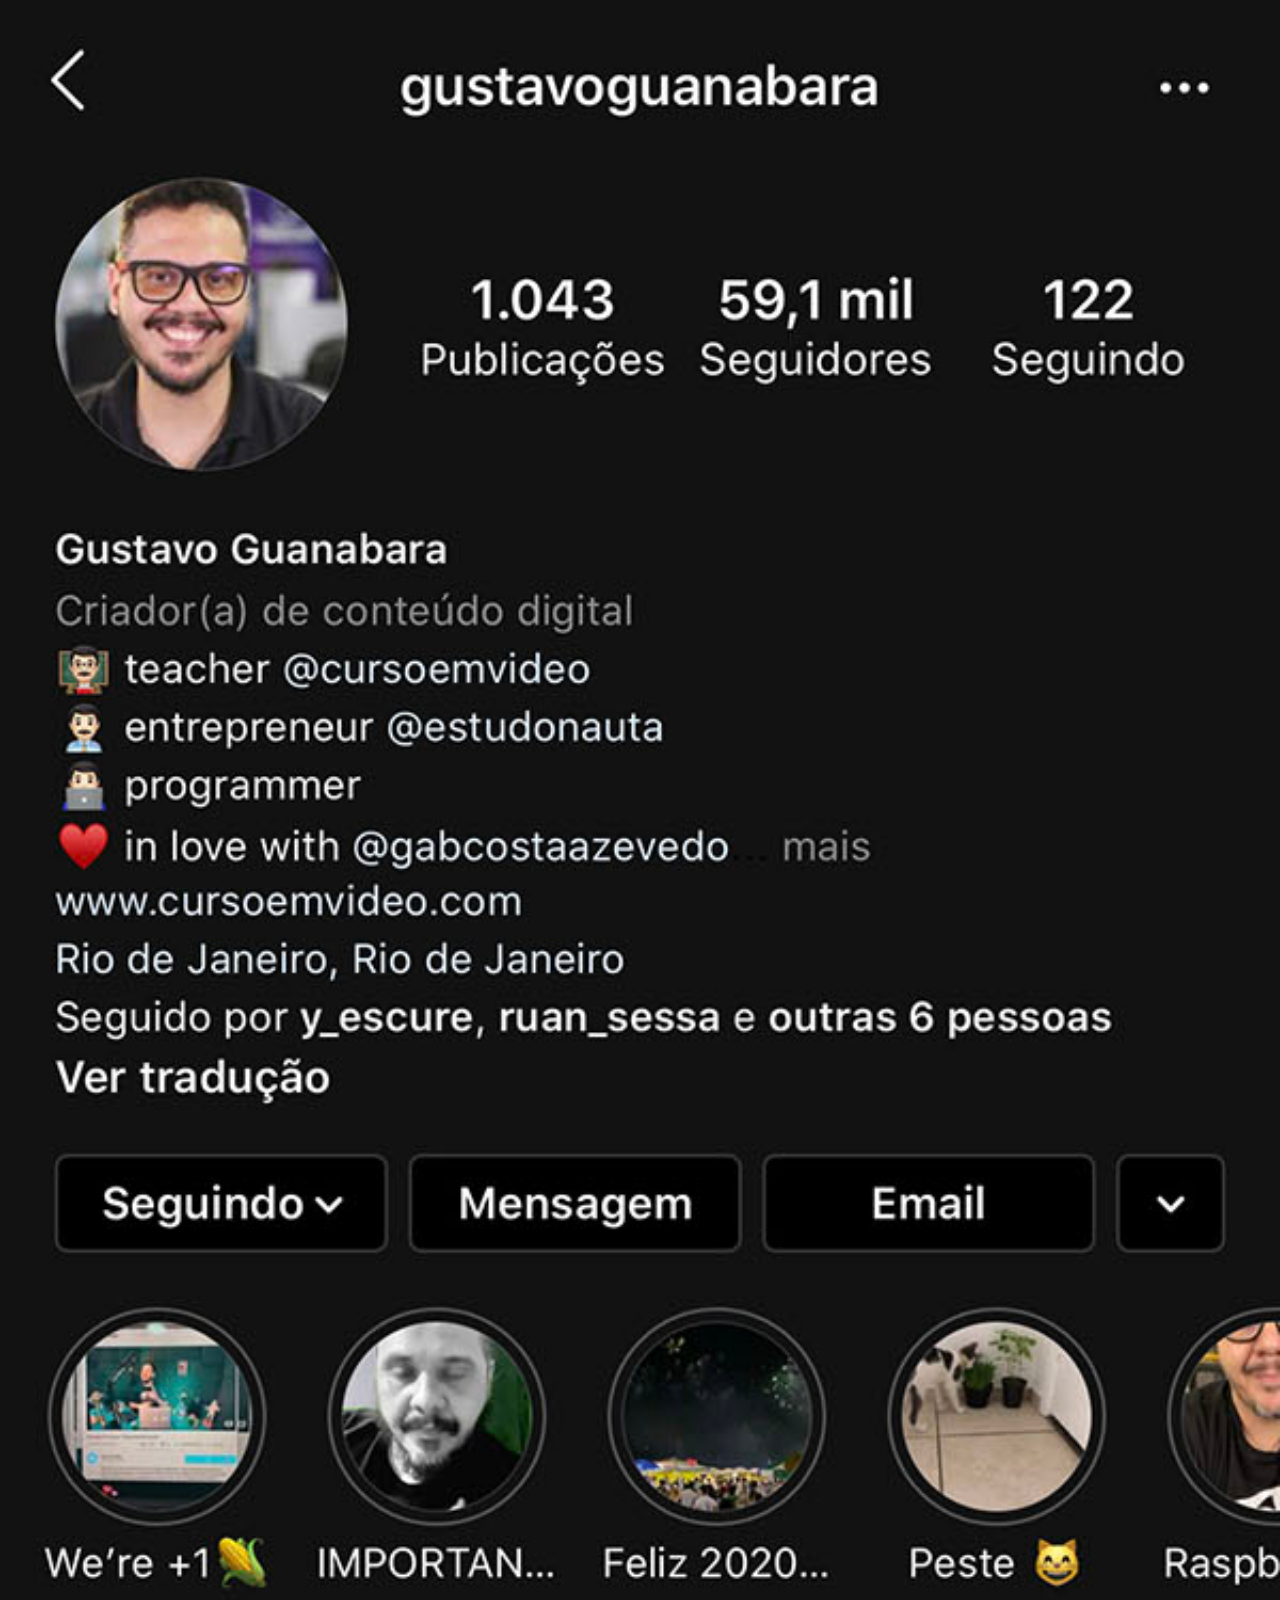
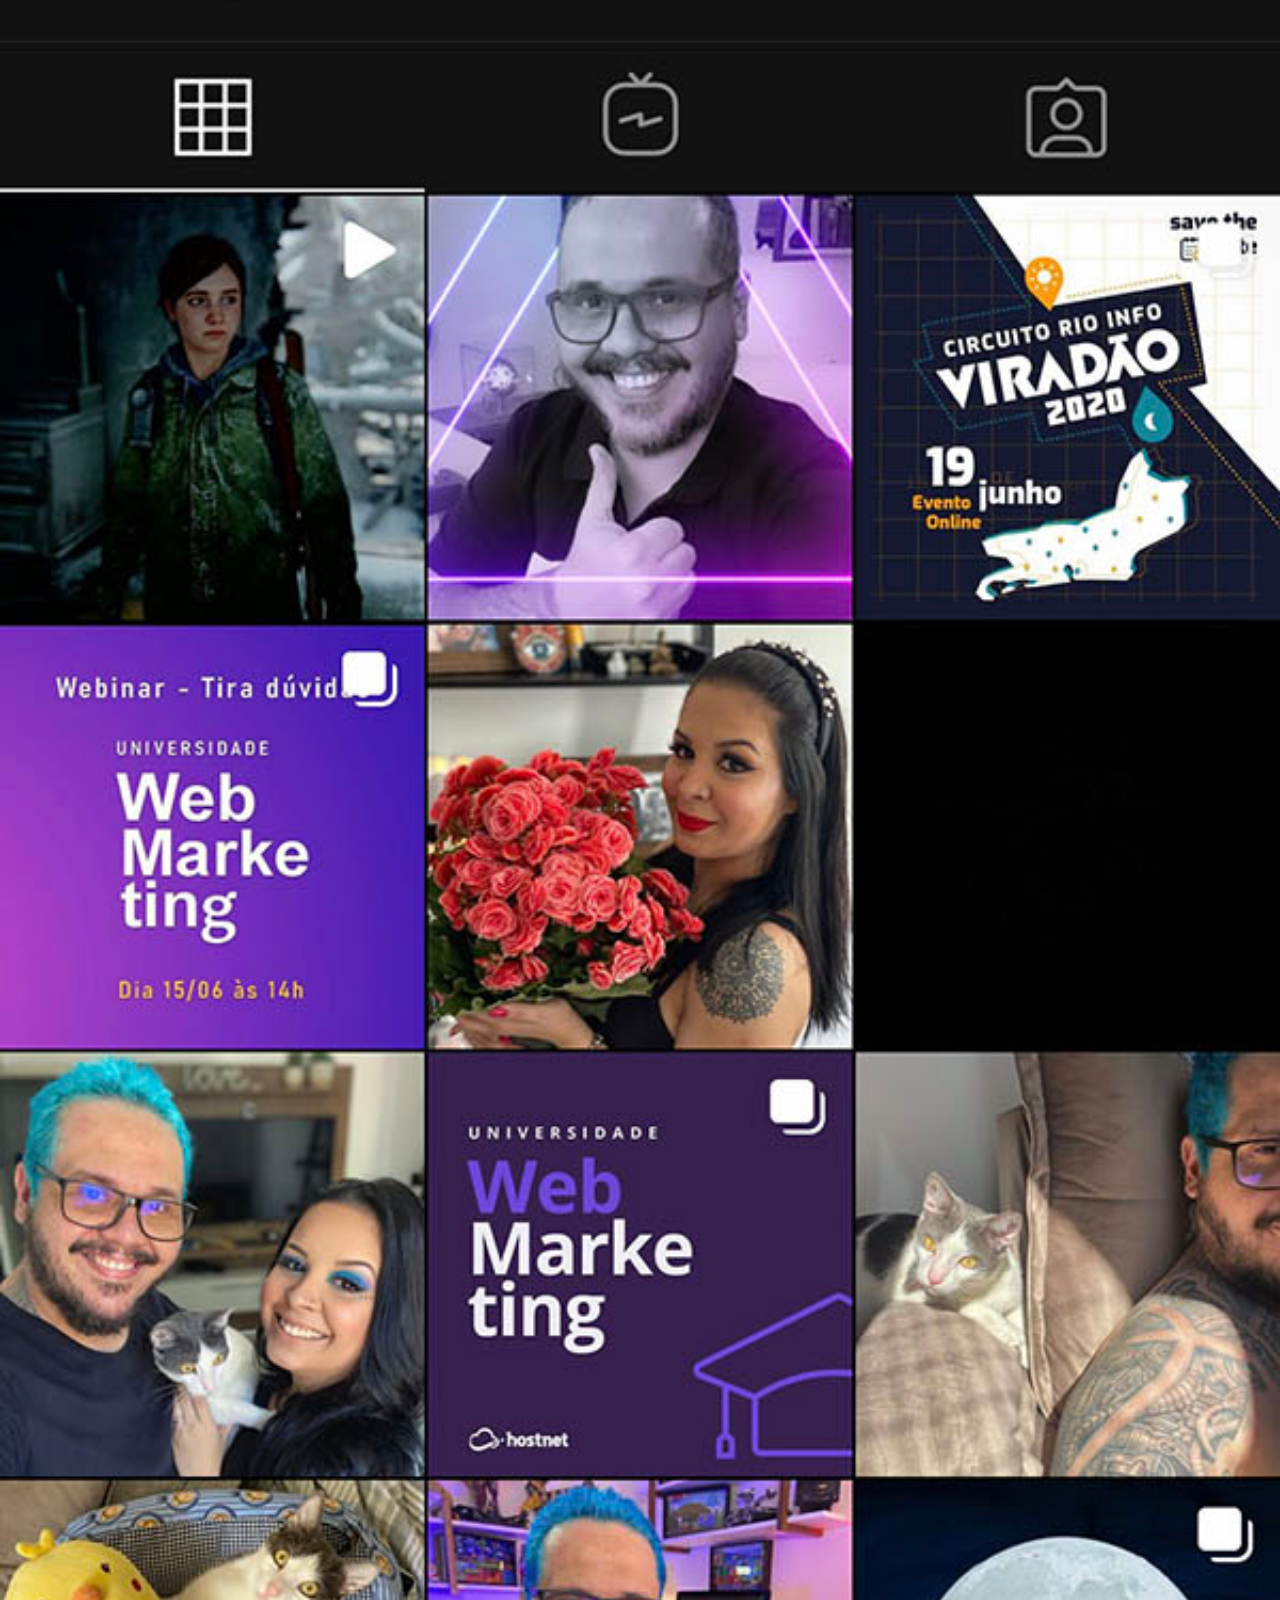
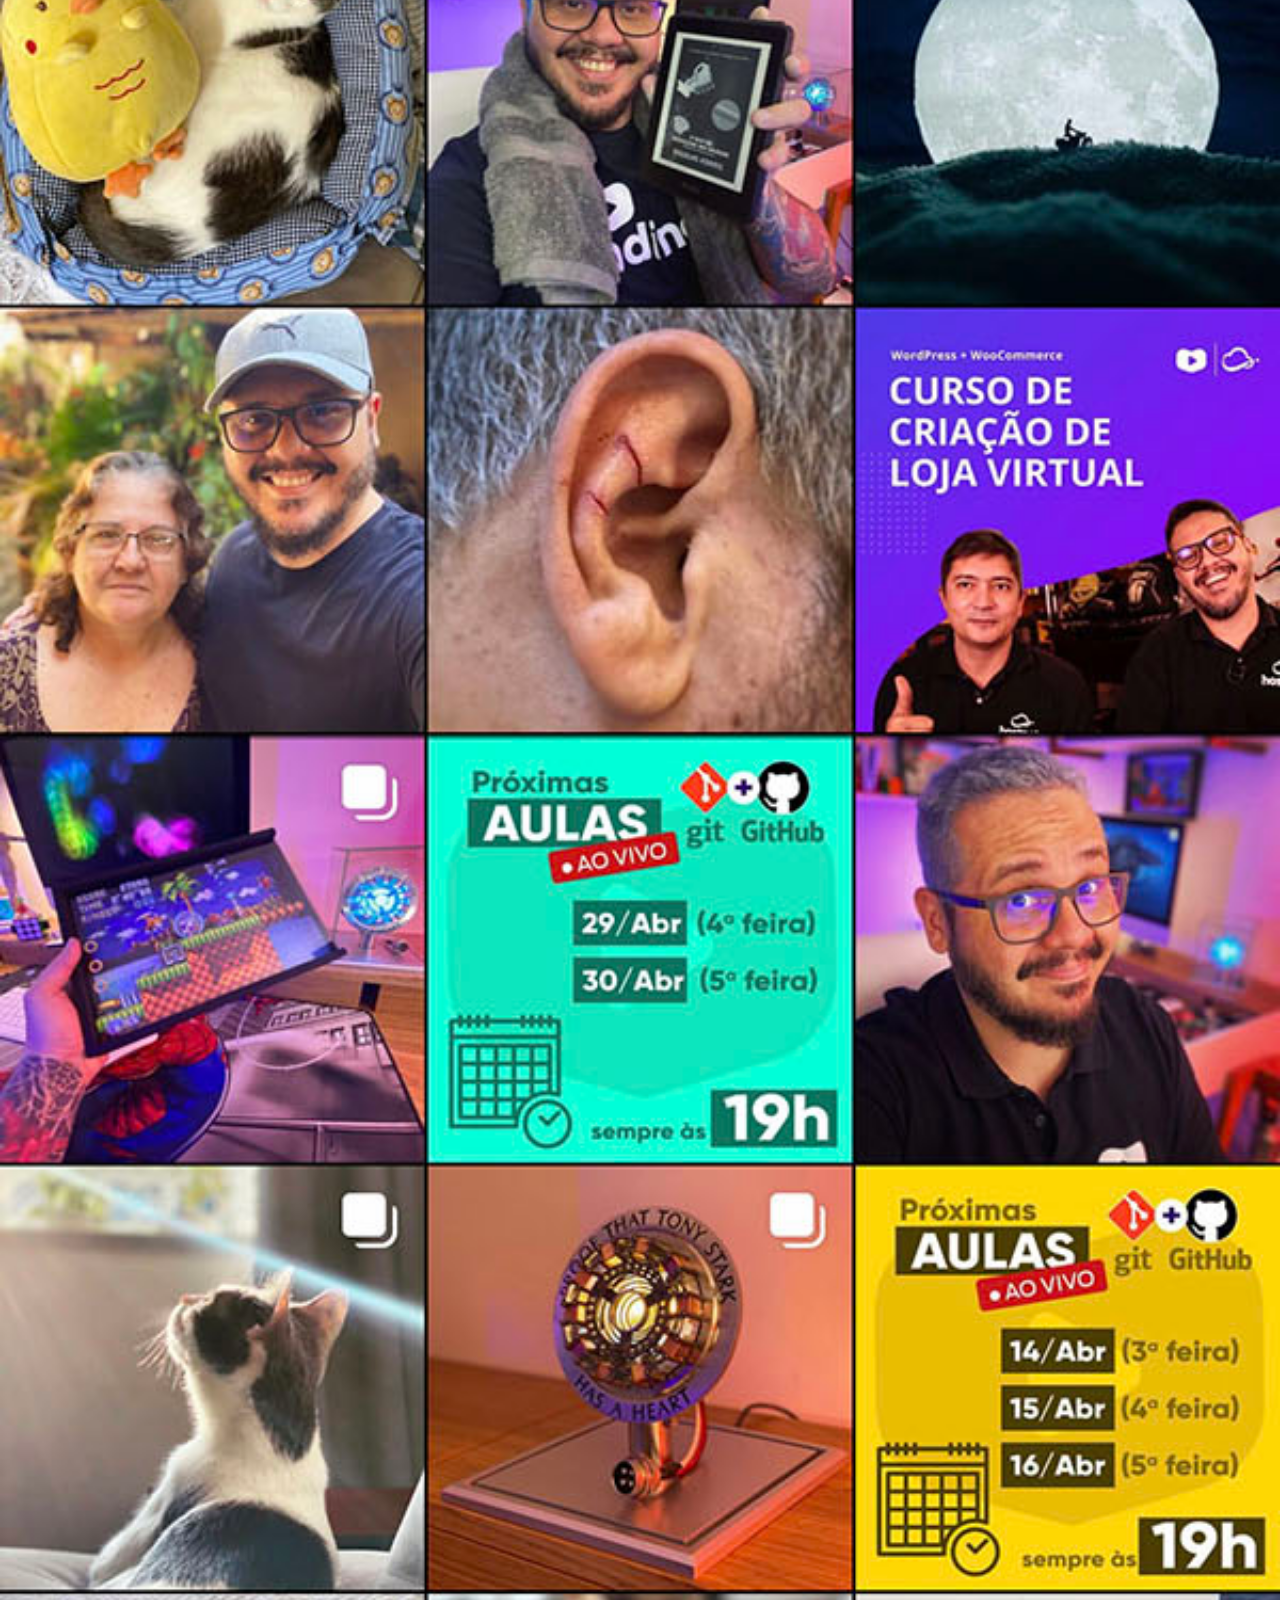
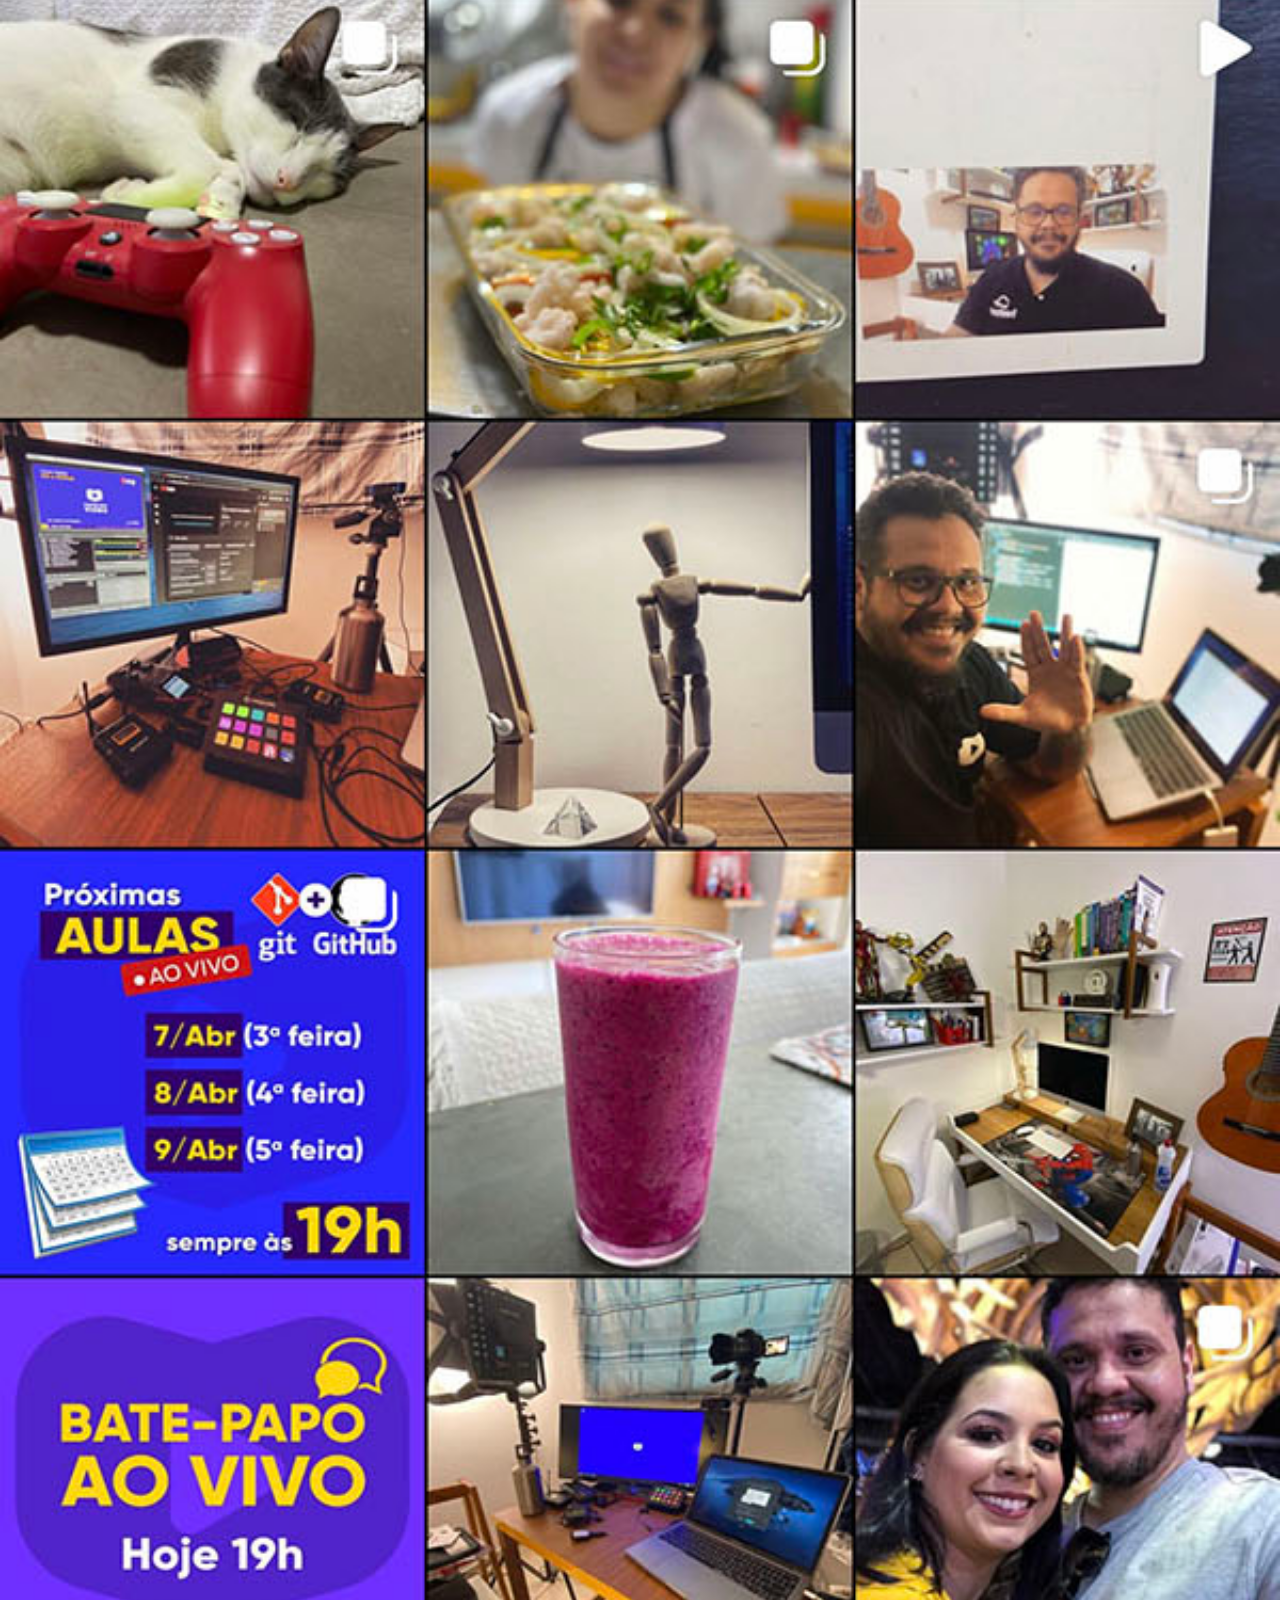
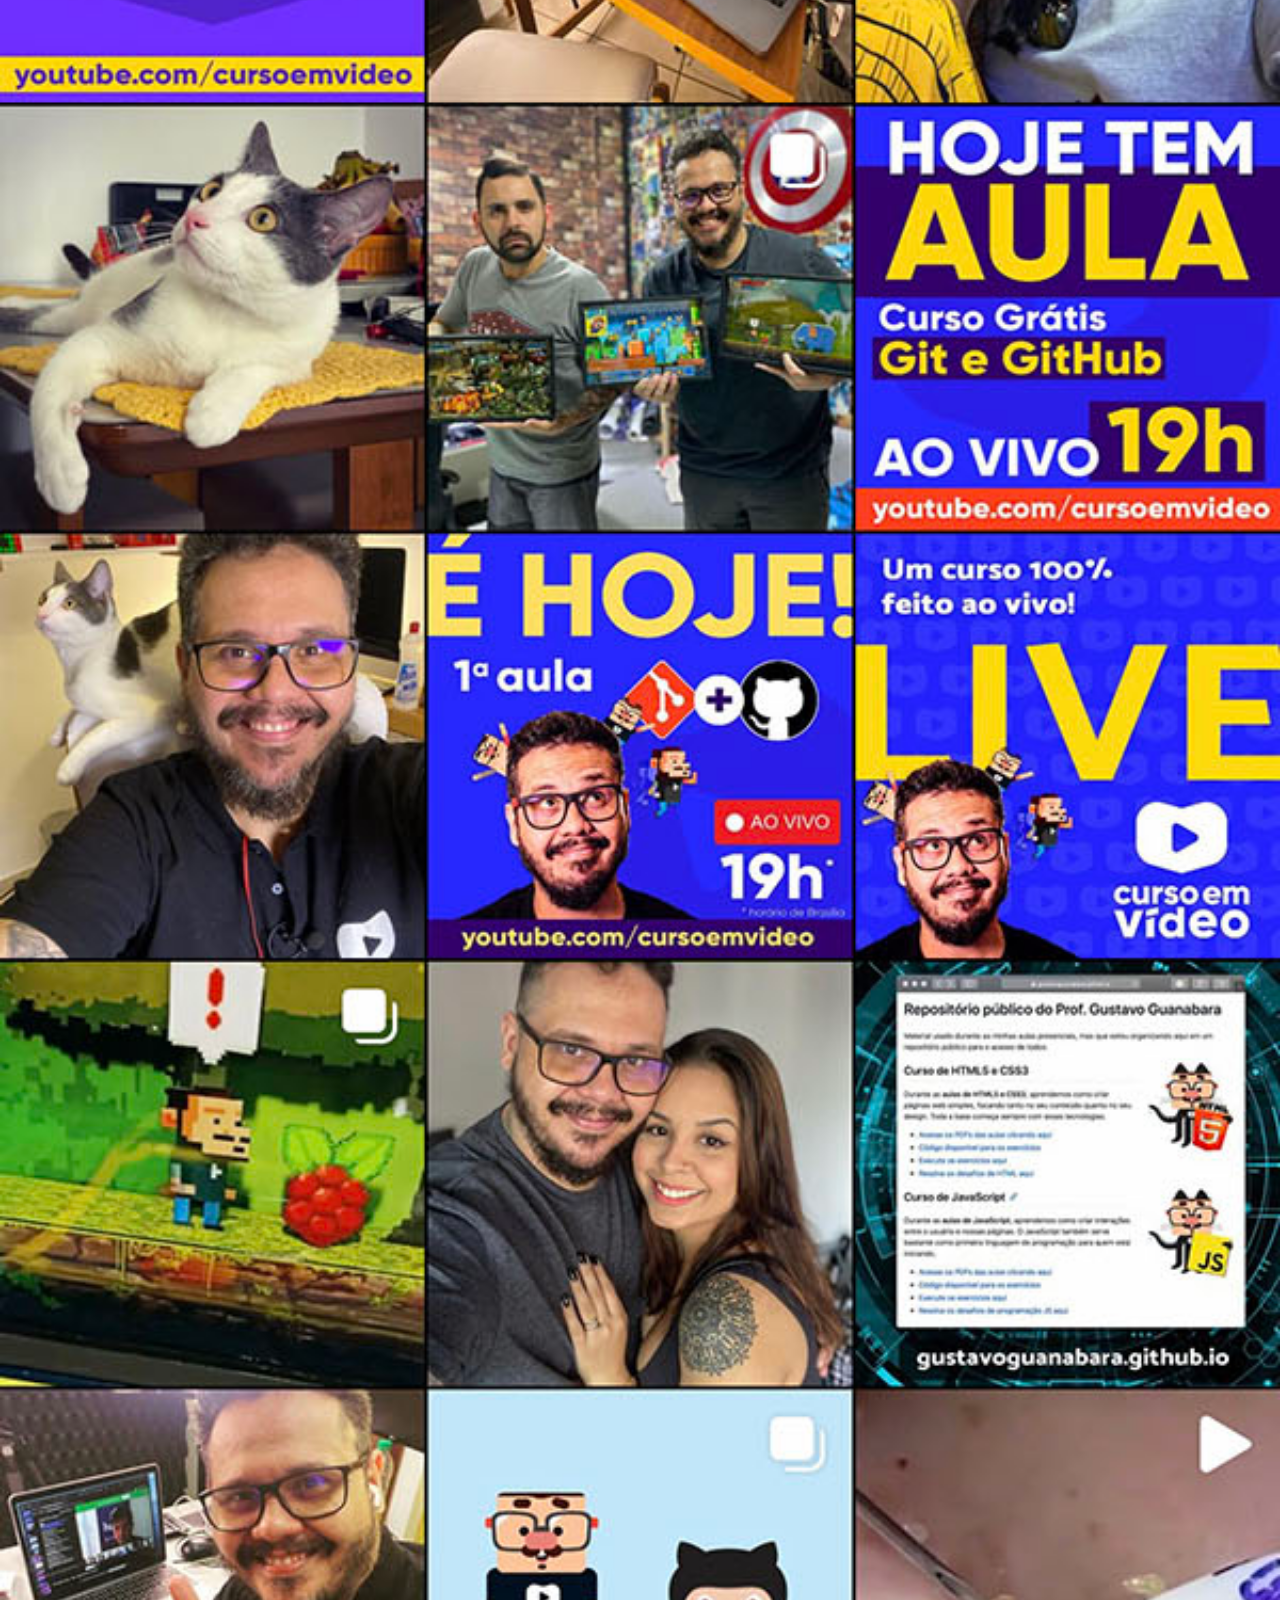
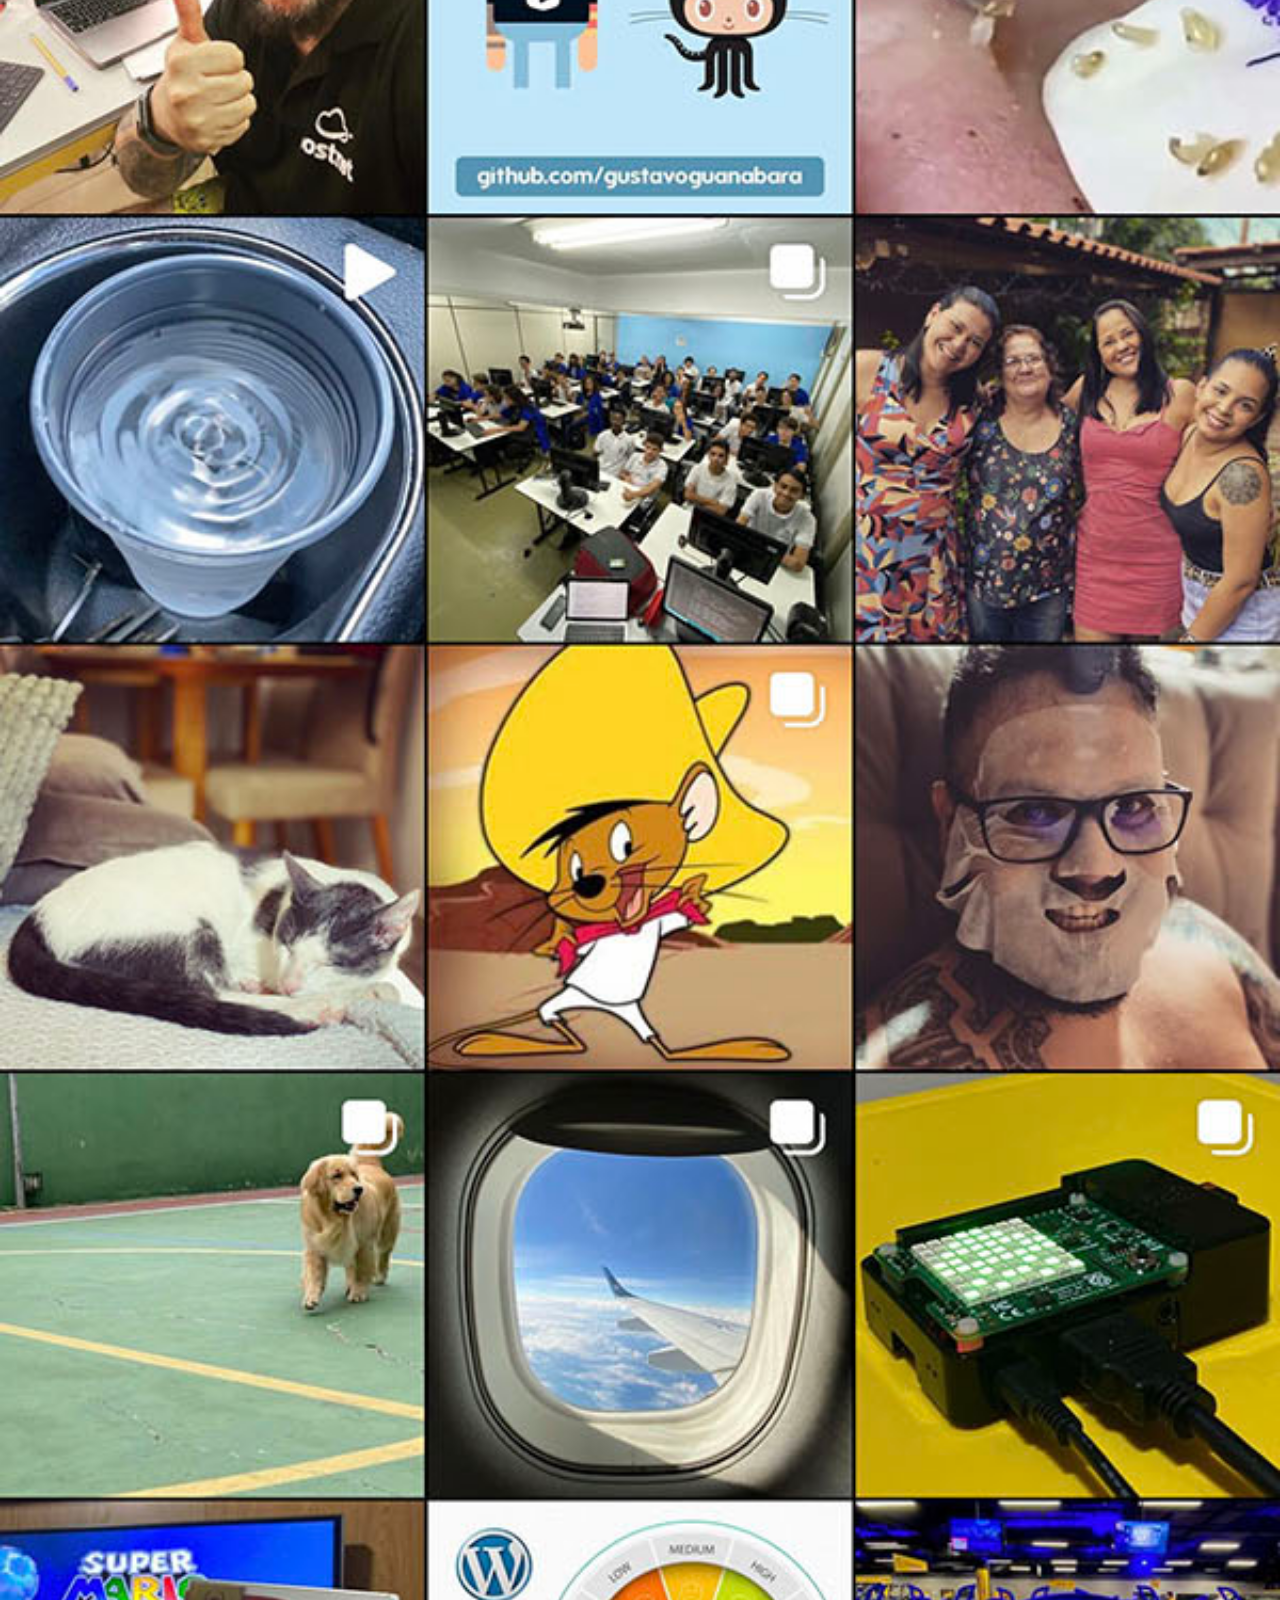
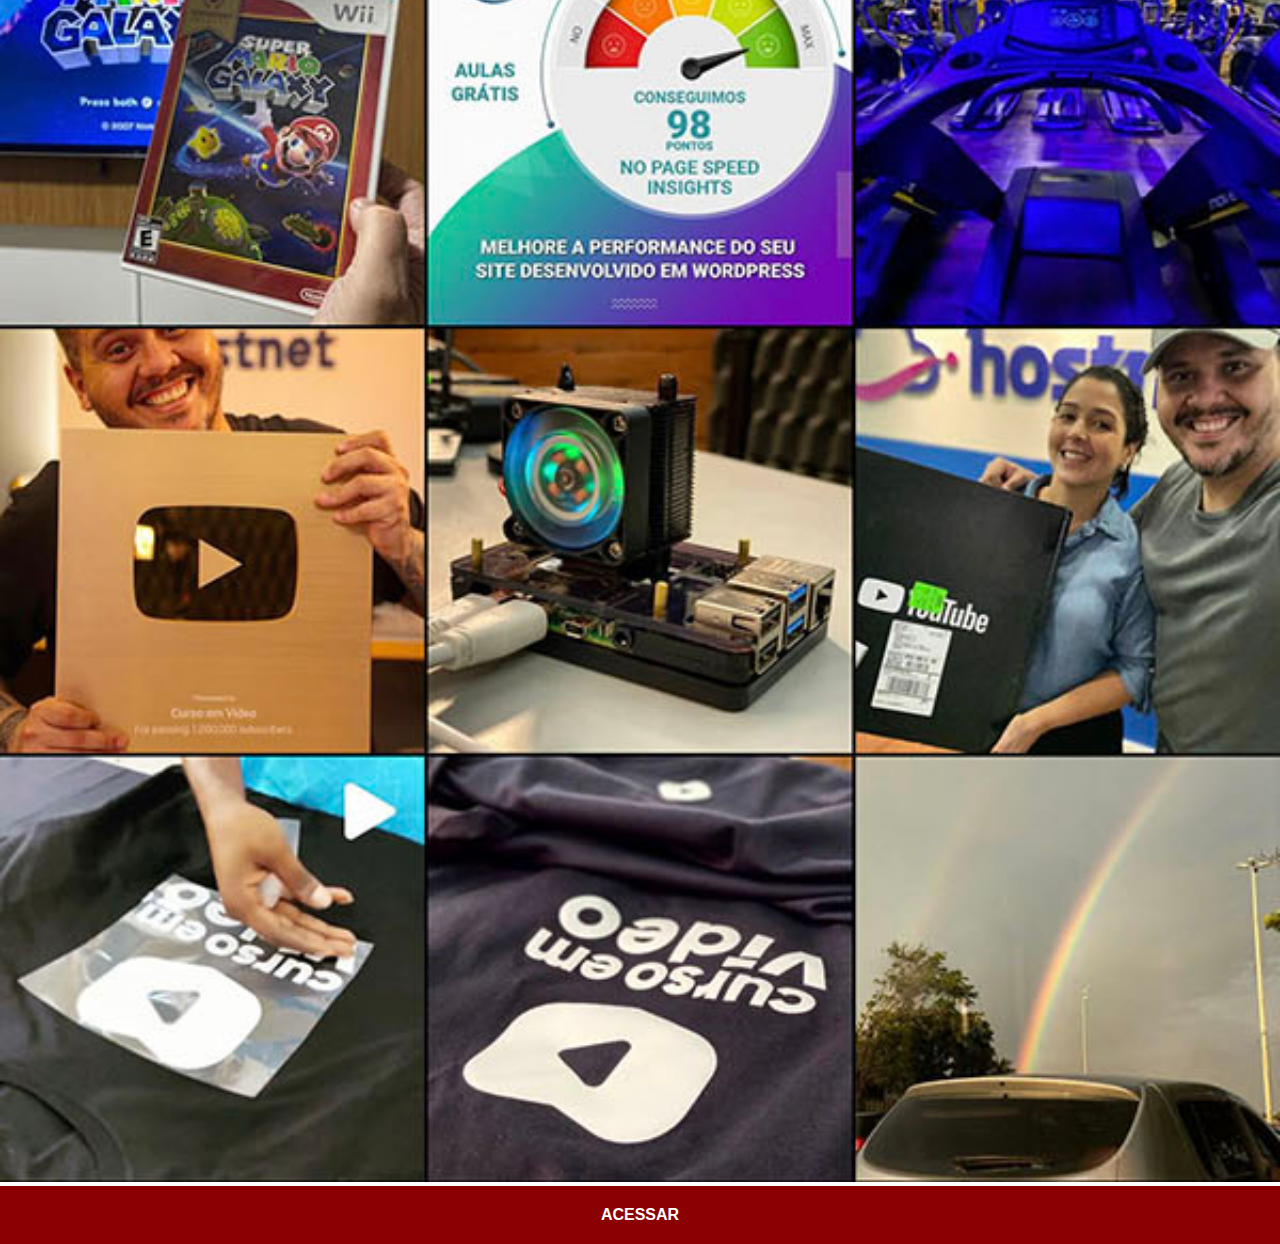
<file: instagram.html>
<!DOCTYPE html>
<html lang="pt-br">
<head>
    <meta charset="UTF-8">
    <meta http-equiv="X-UA-Compatible" content="IE=edge">
    <meta name="viewport" content="width=device-width, initial-scale=1.0">
    <link rel="stylesheet" href="estilos/social.css">
    <title>Instagram</title>
</head>
<body>
    <img src="imagens/tela-instagram.jpg" alt="Instagram">
    <a href="https://www.instagram.com/gustavoguanabara/">ACESSAR</a>
    
</body>
</html>
</file>
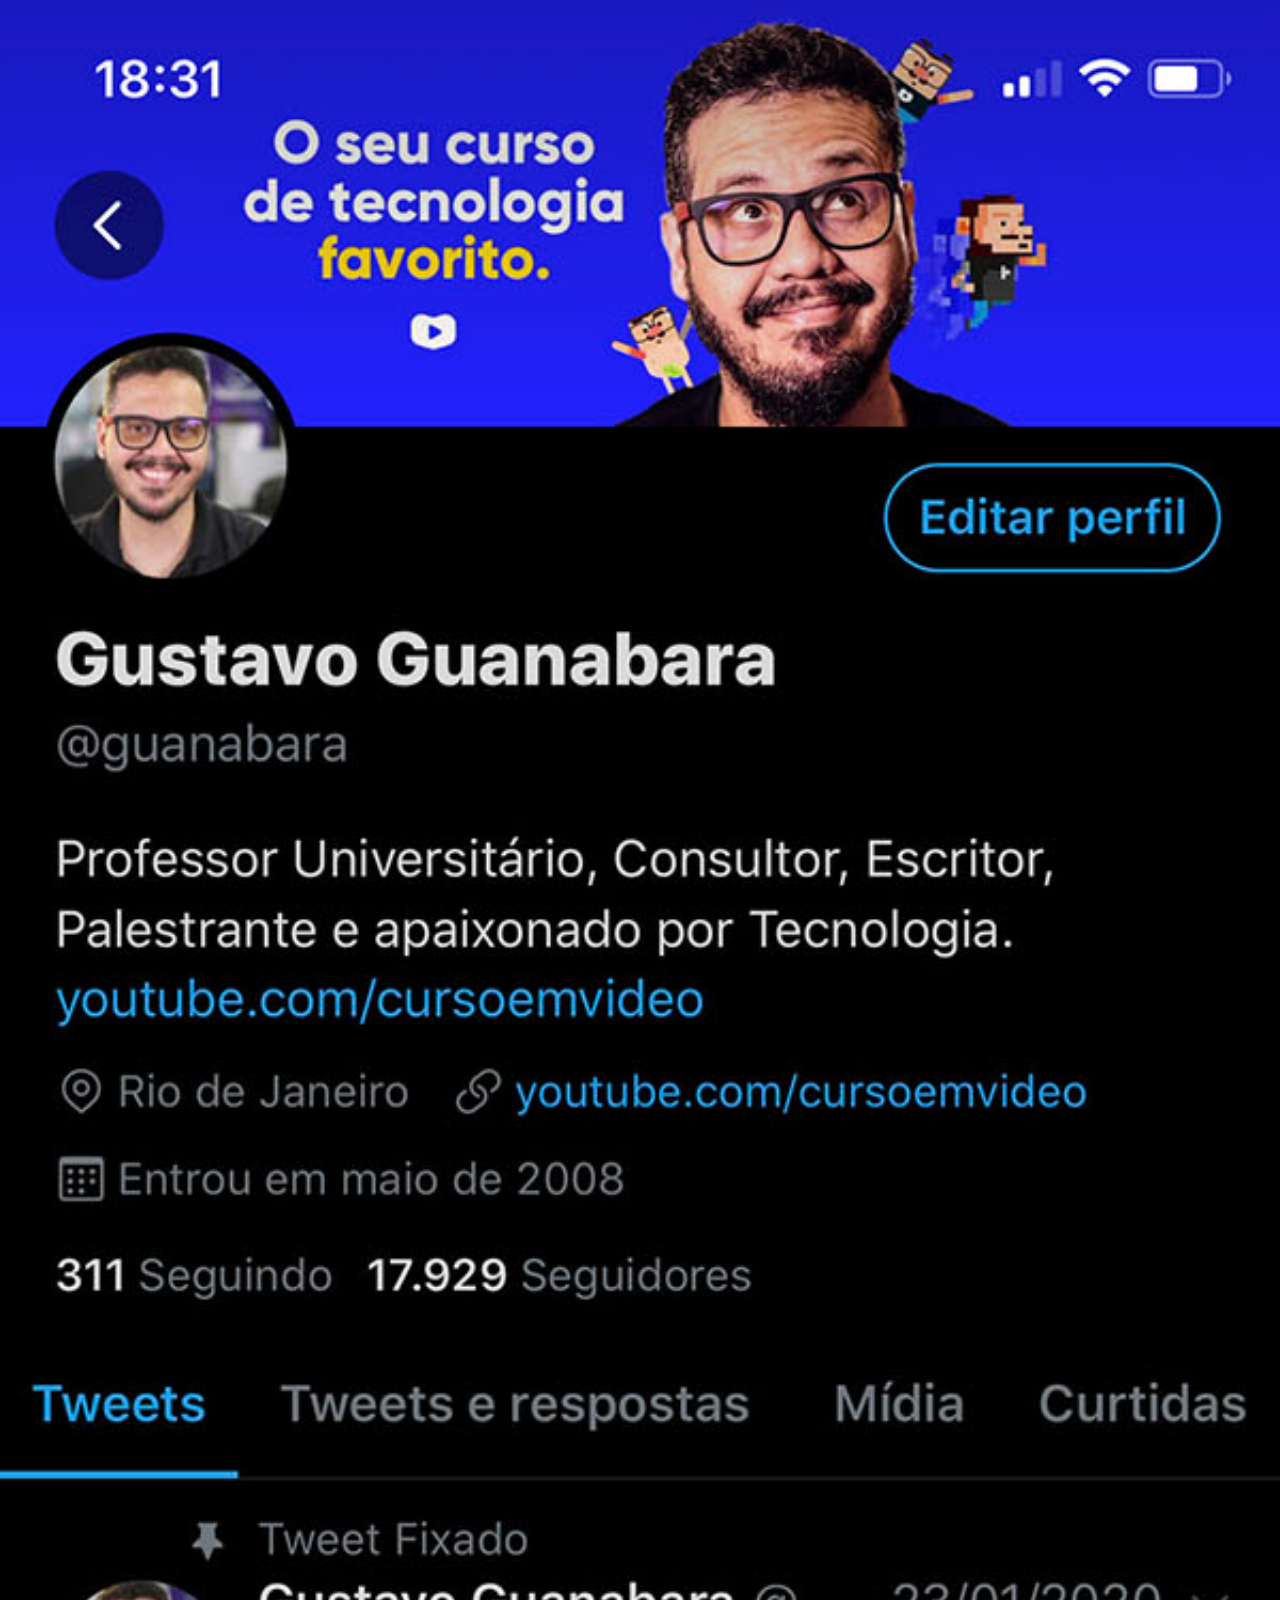
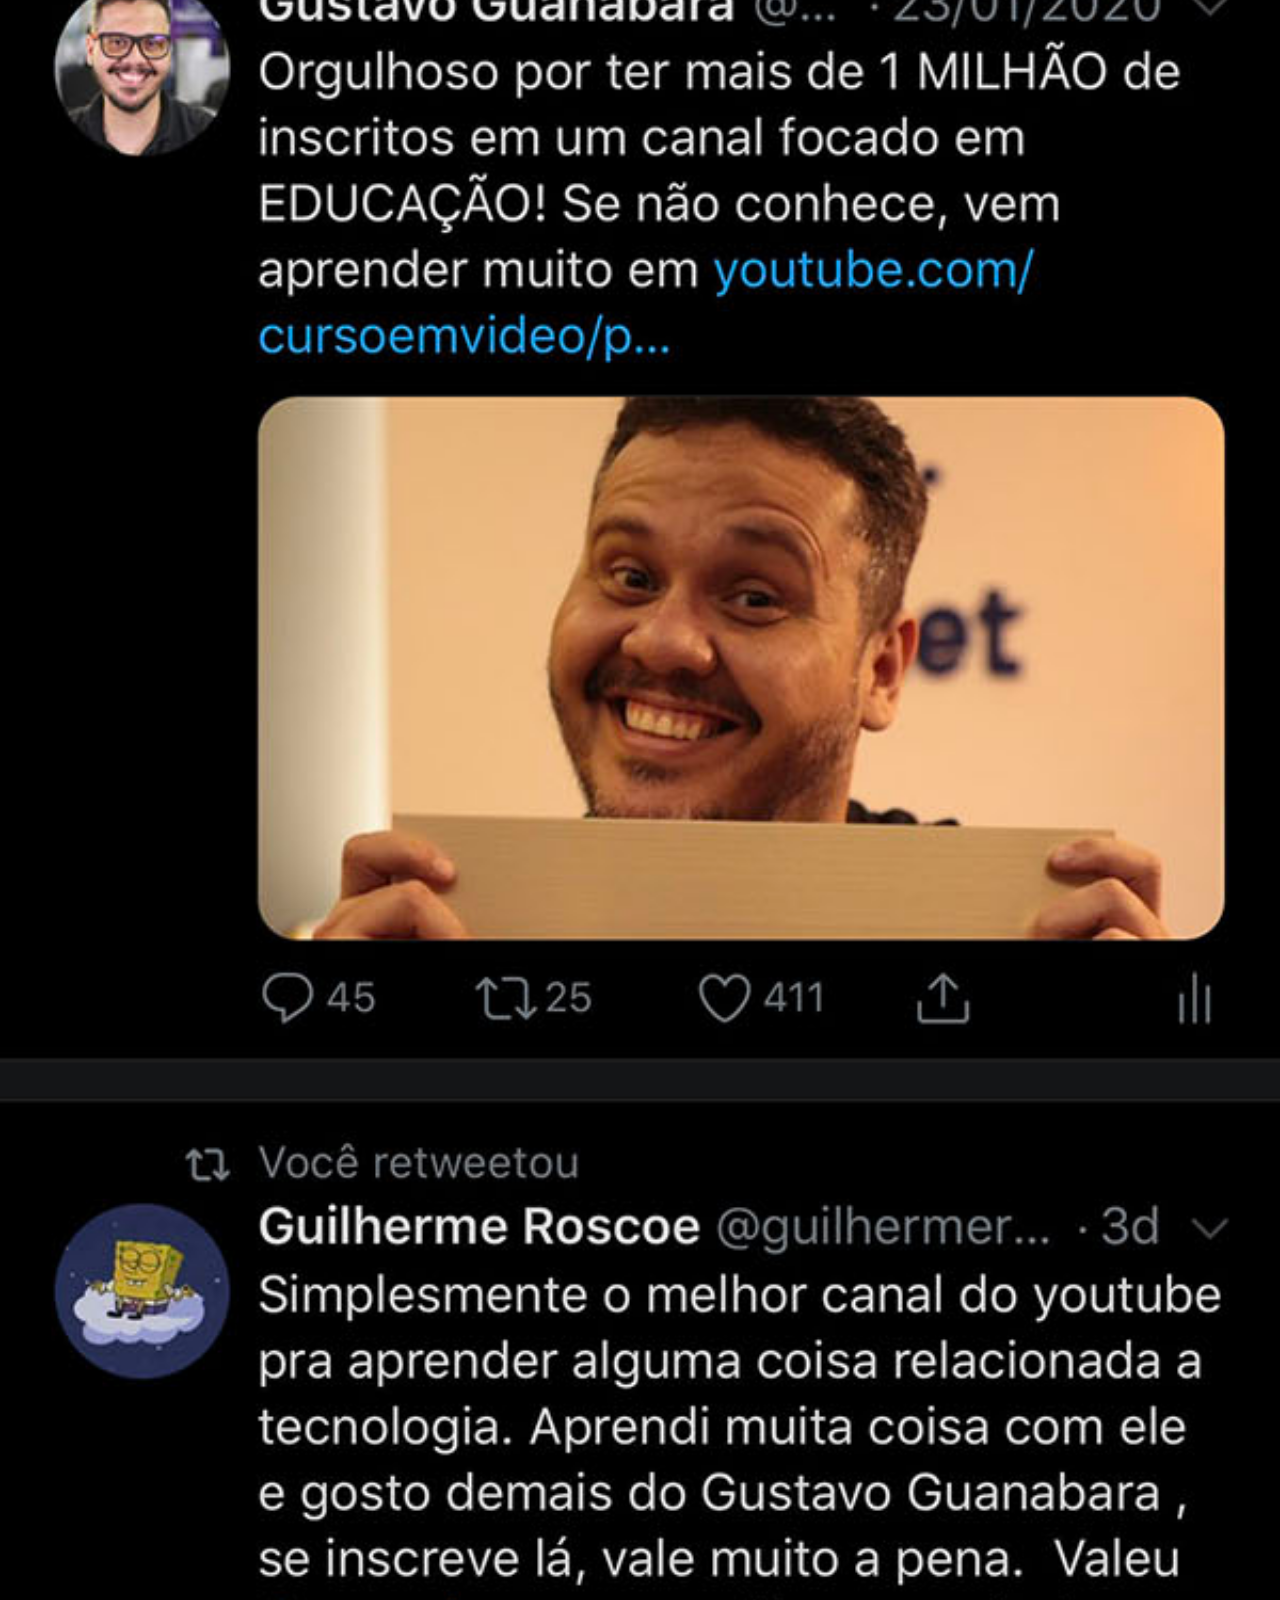
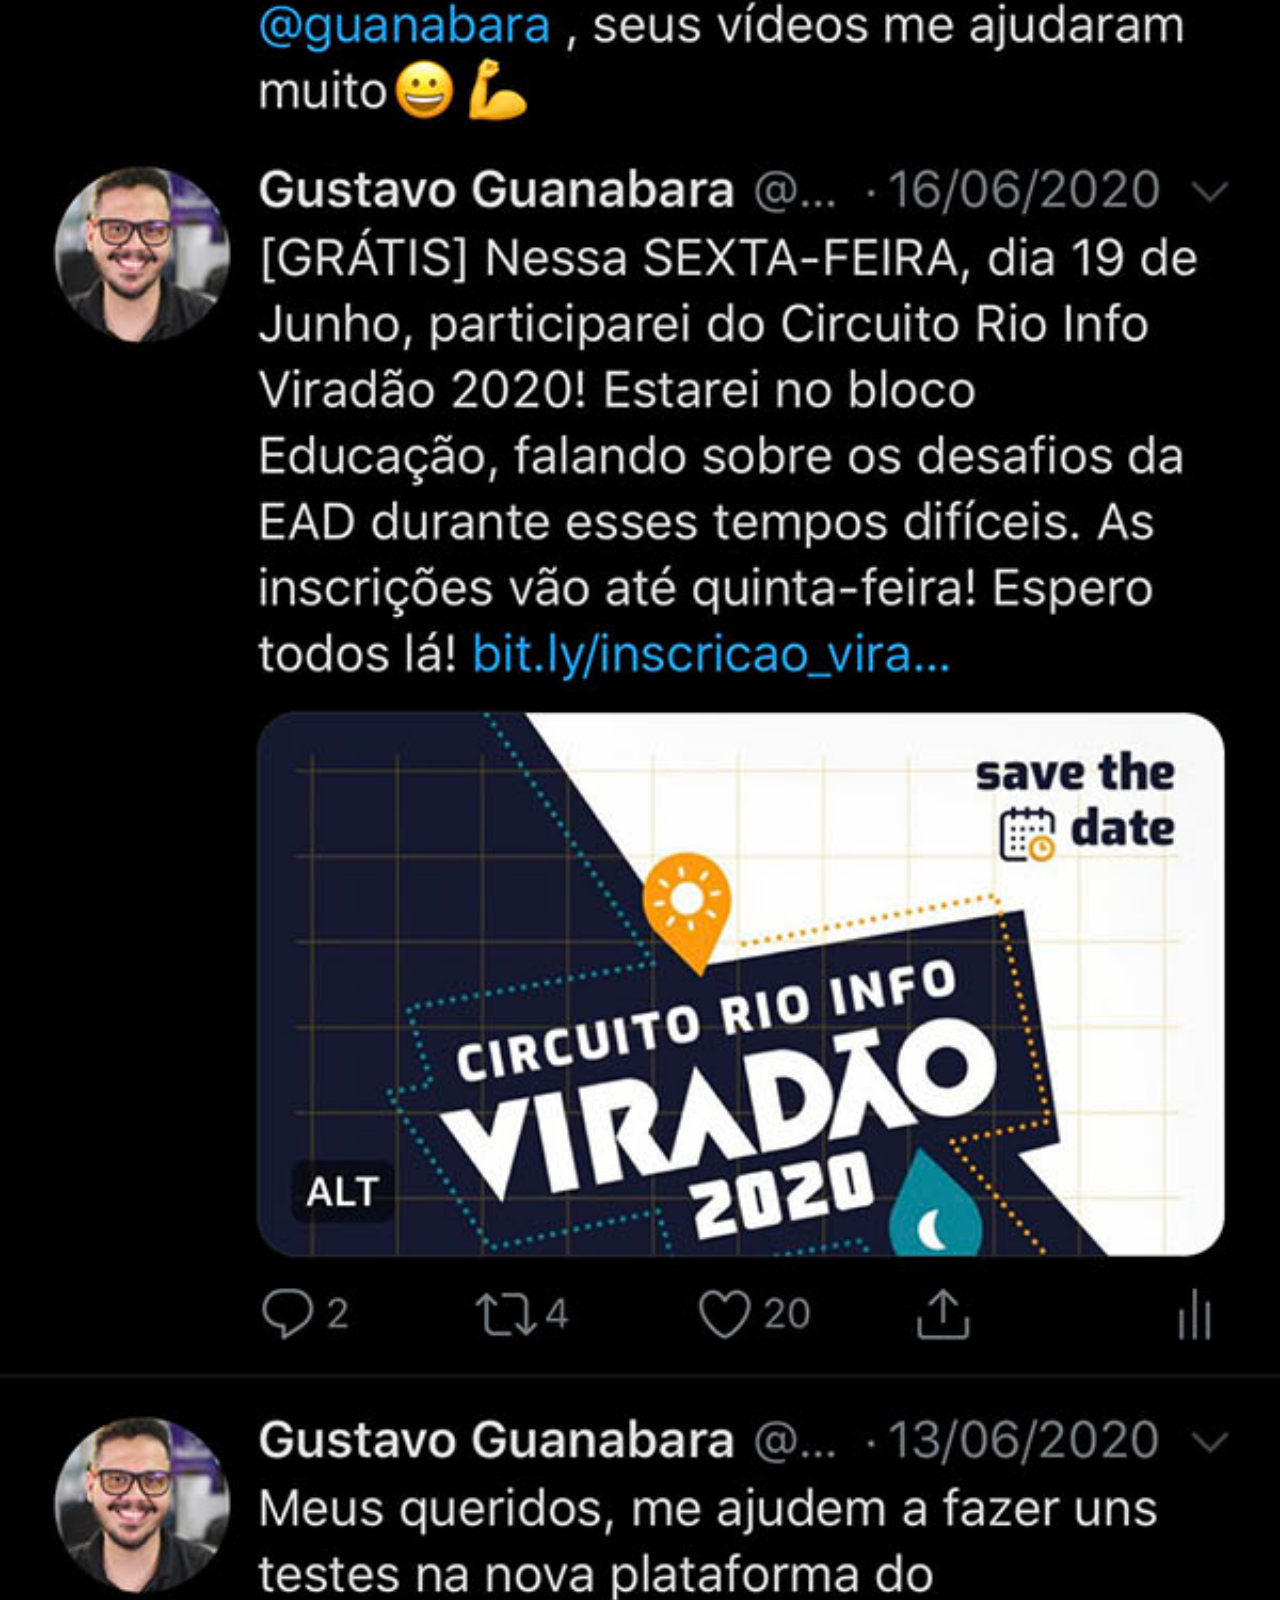
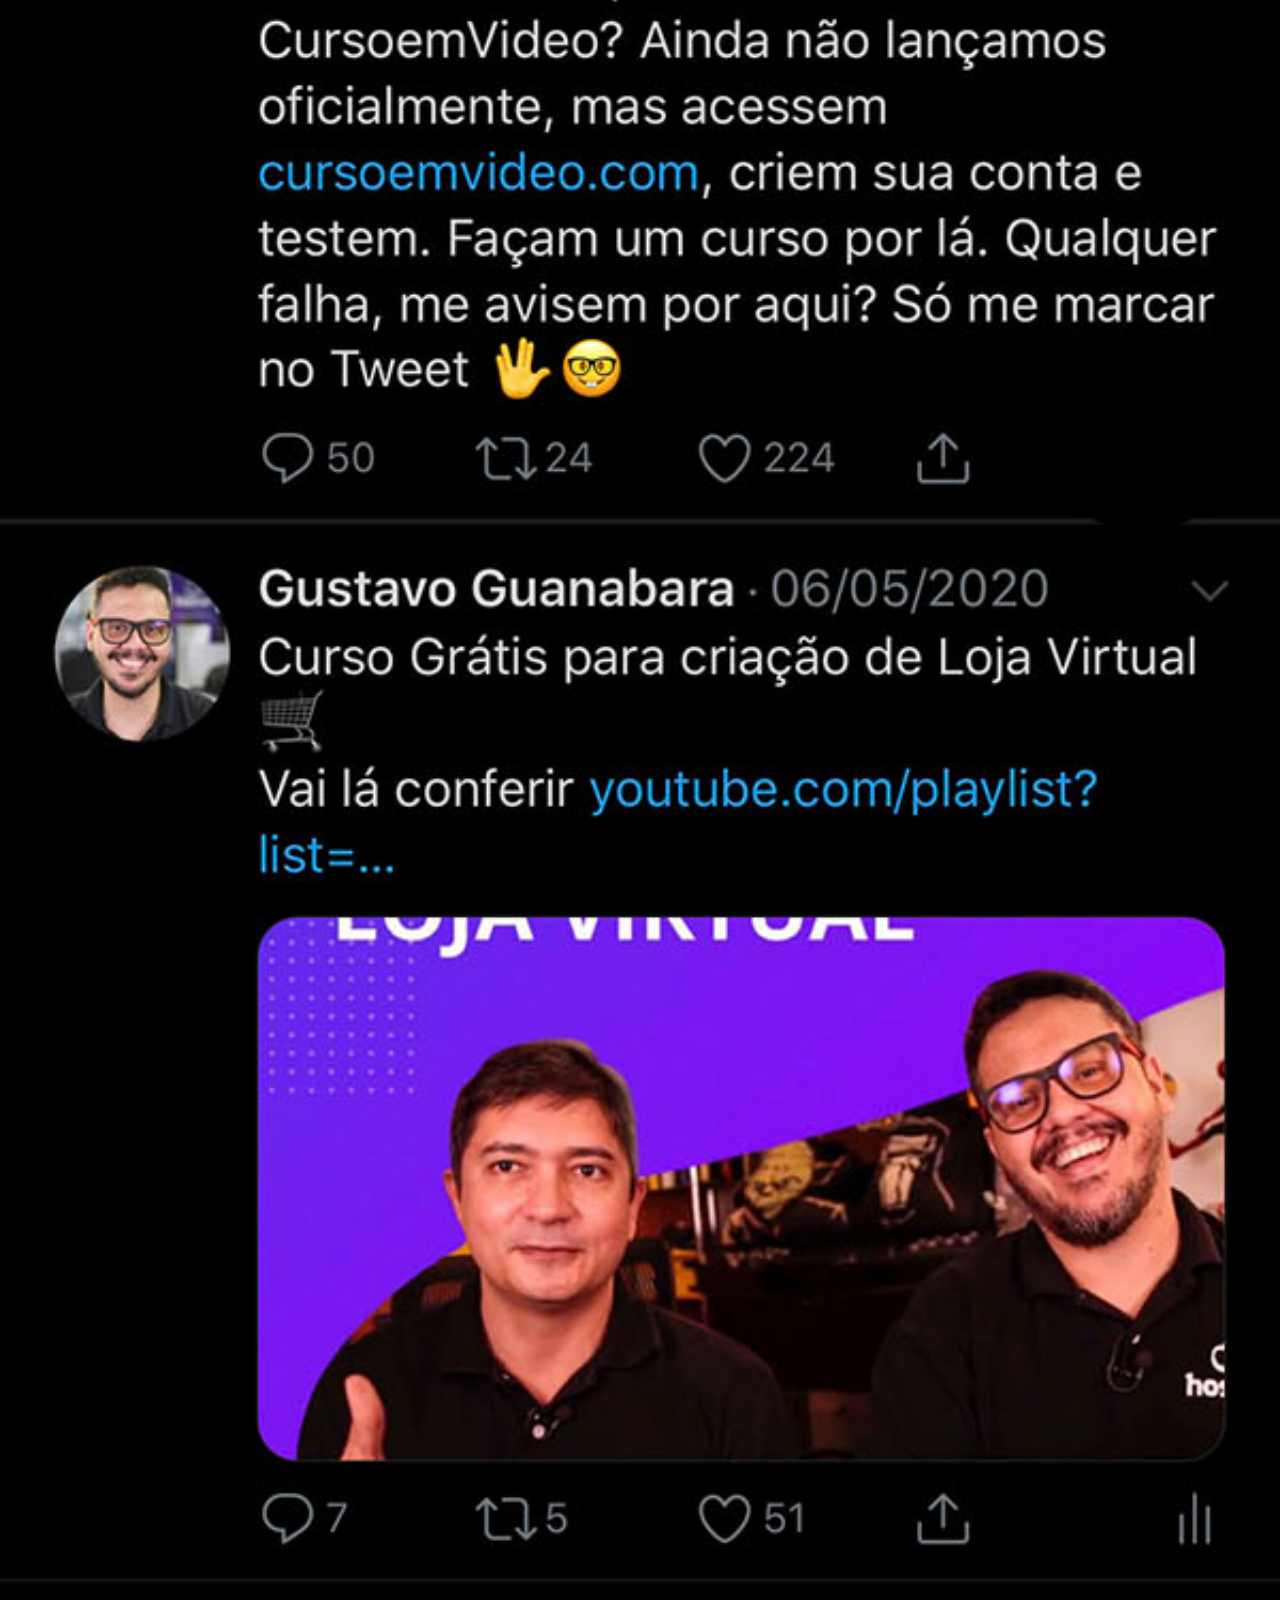
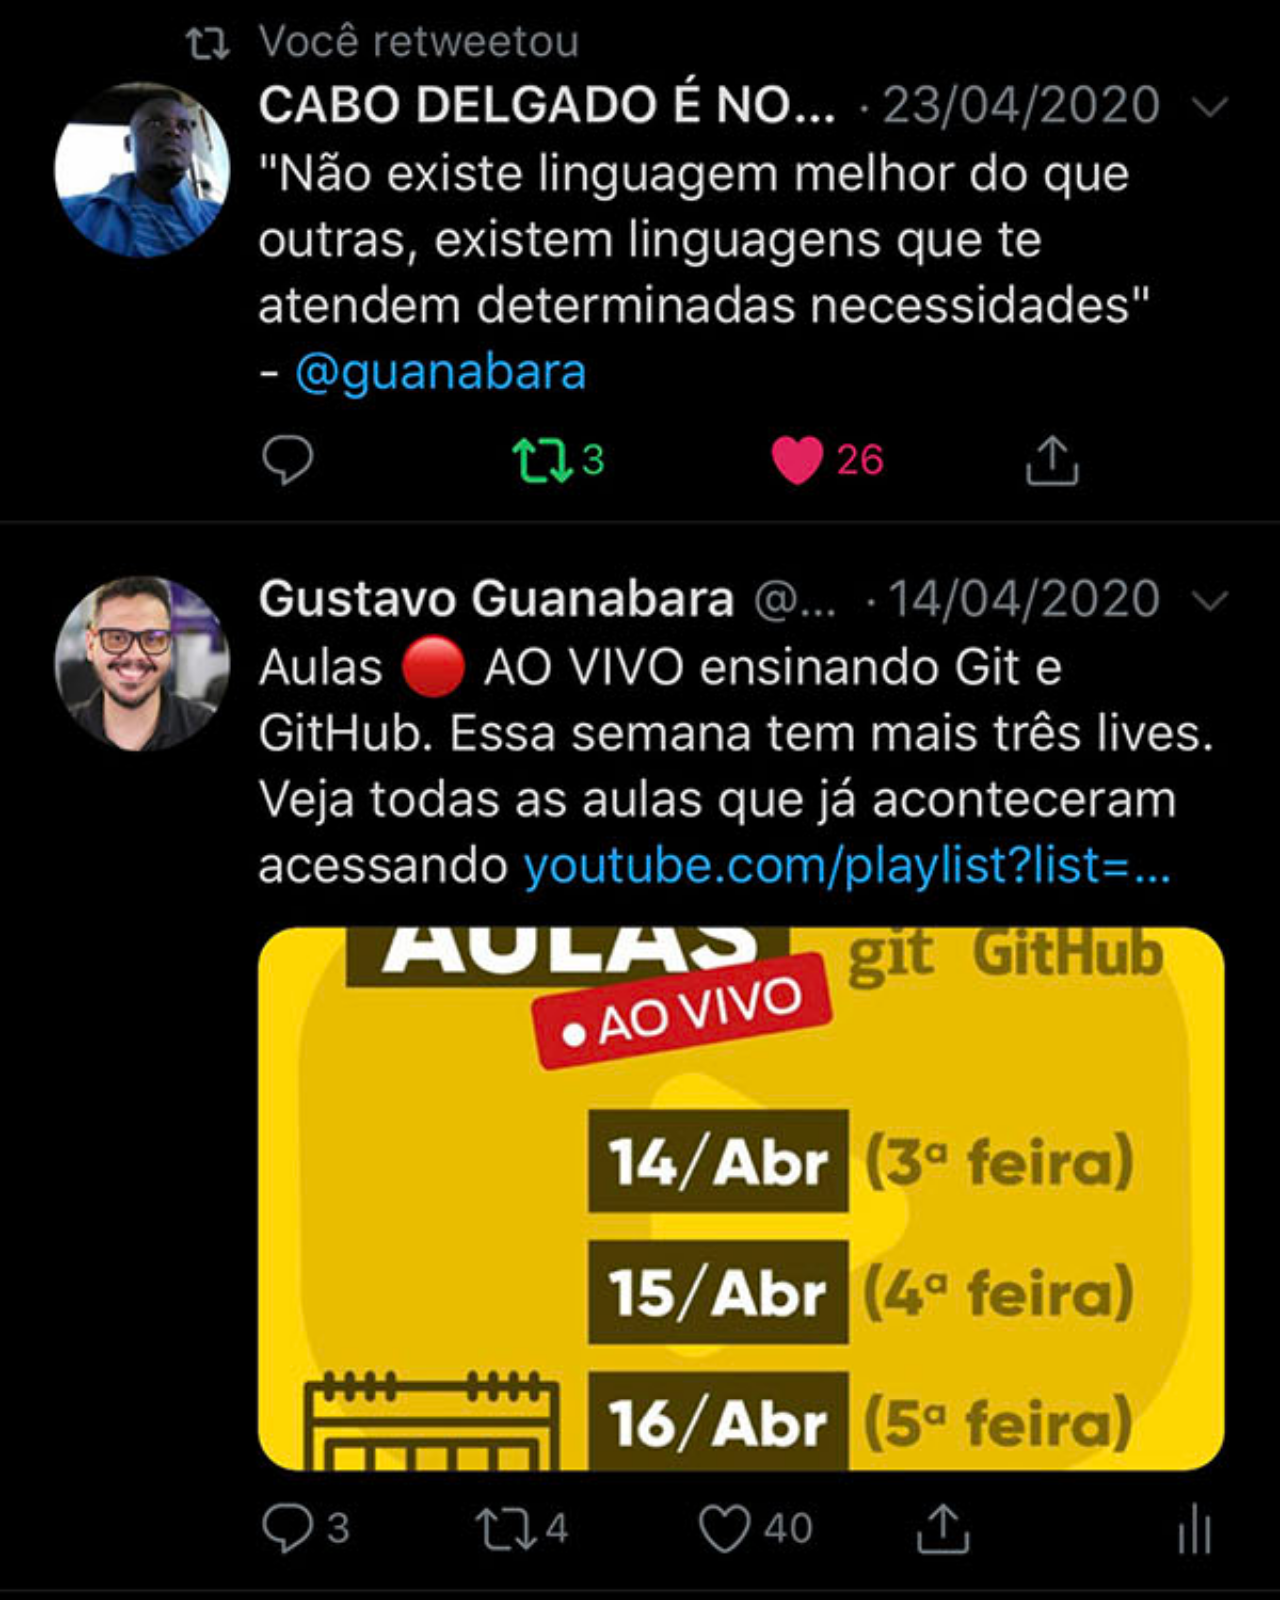
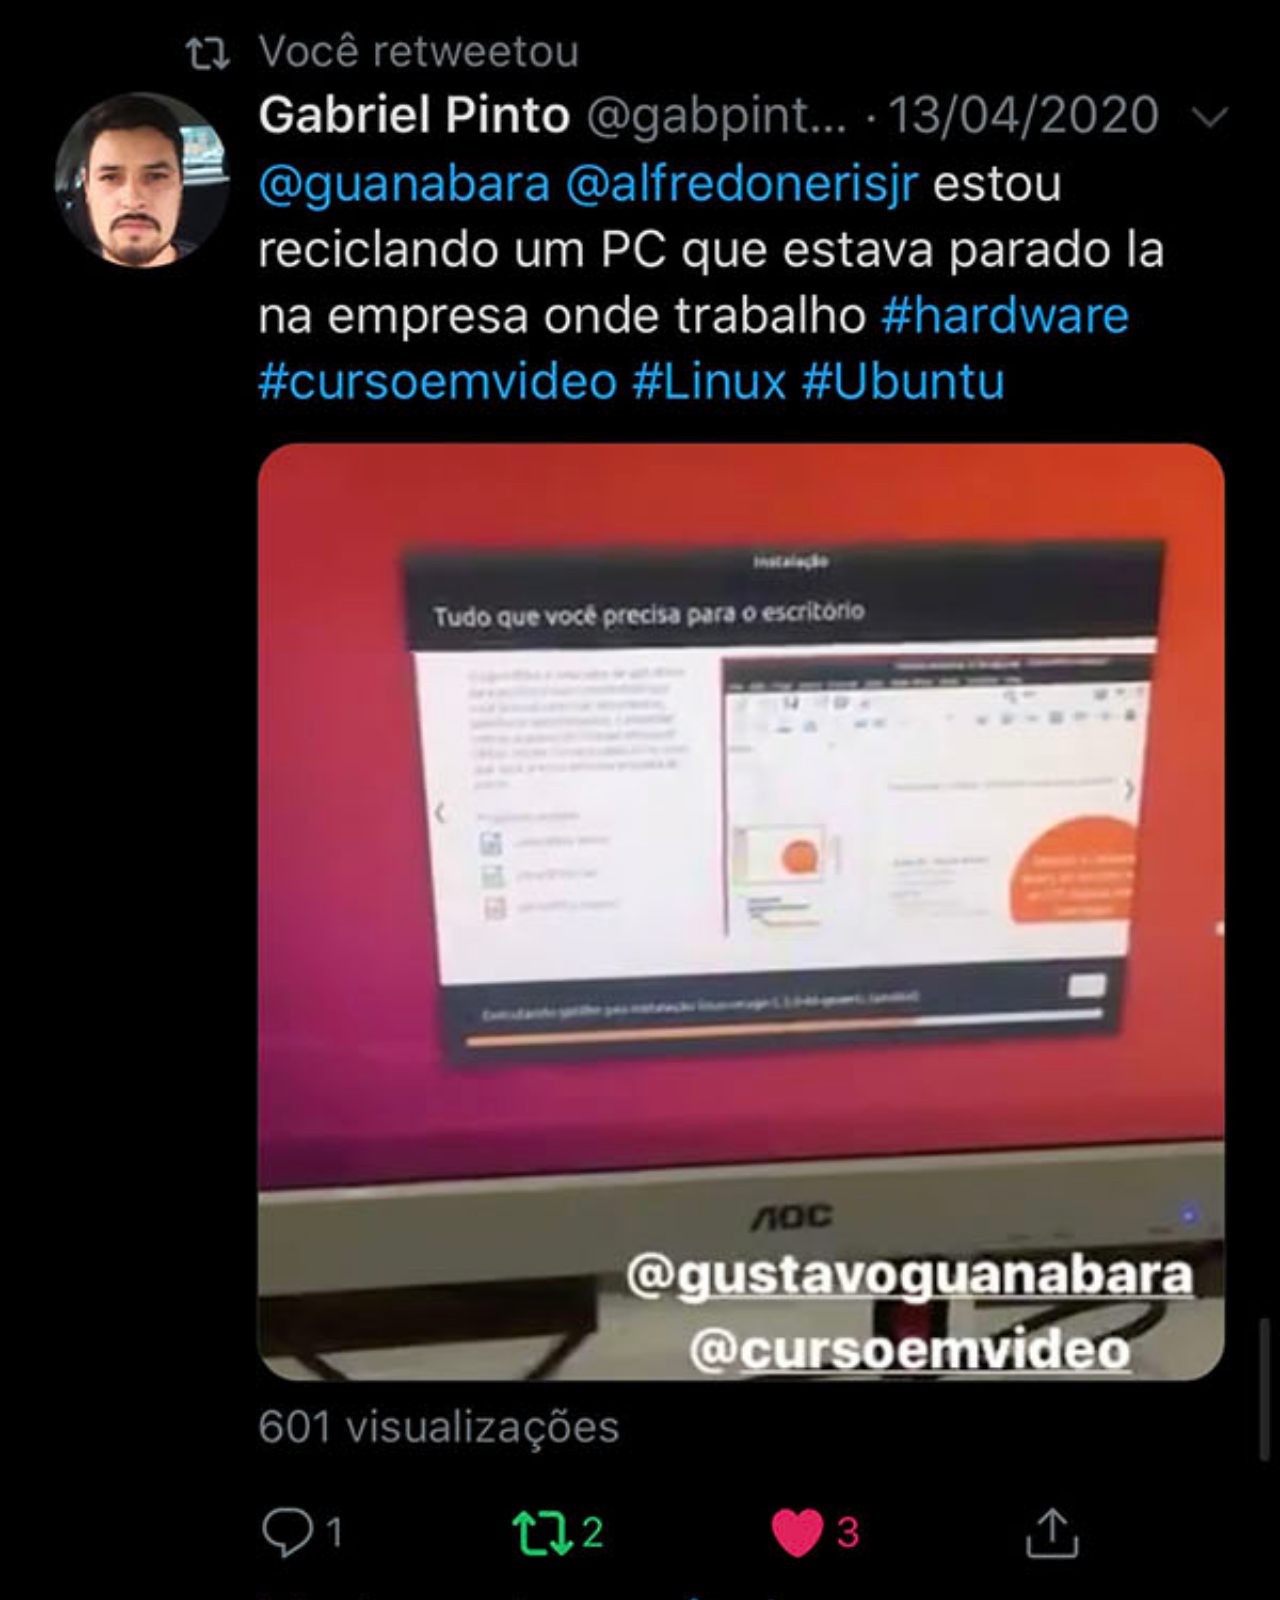
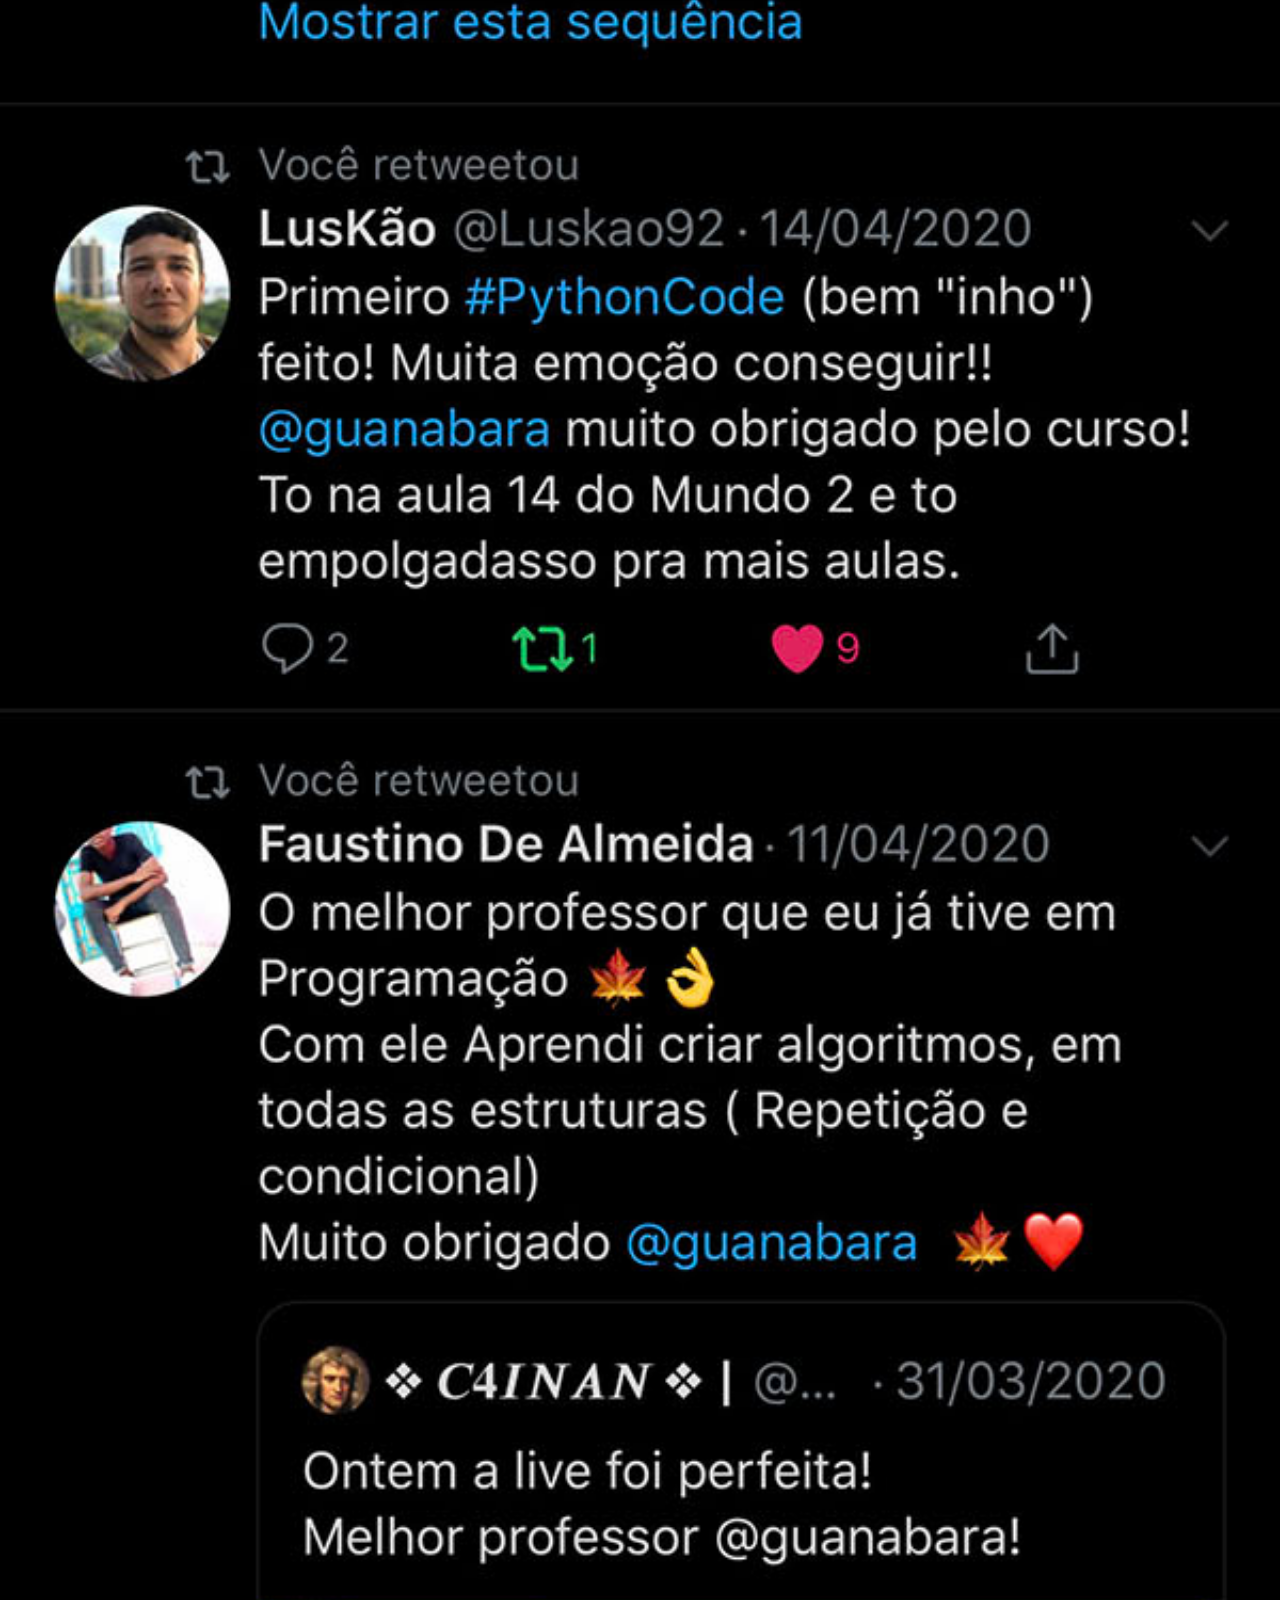
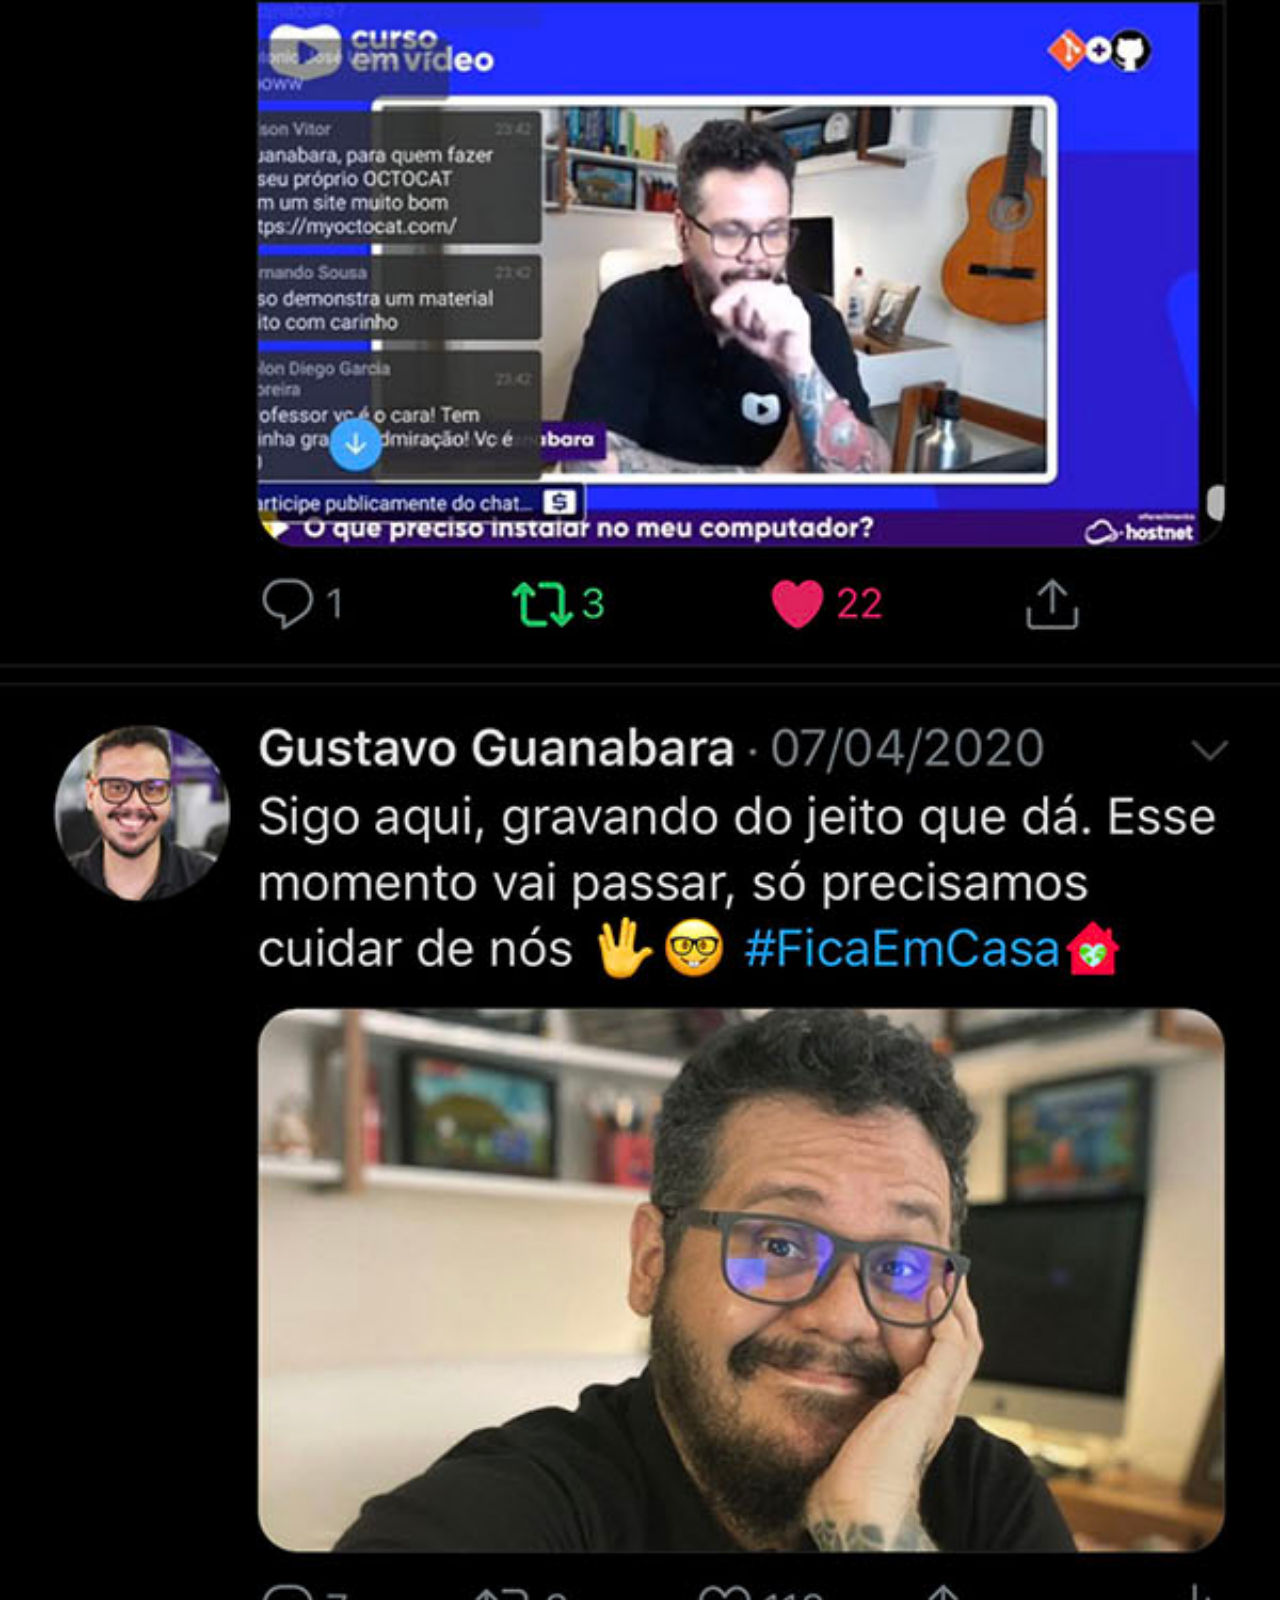
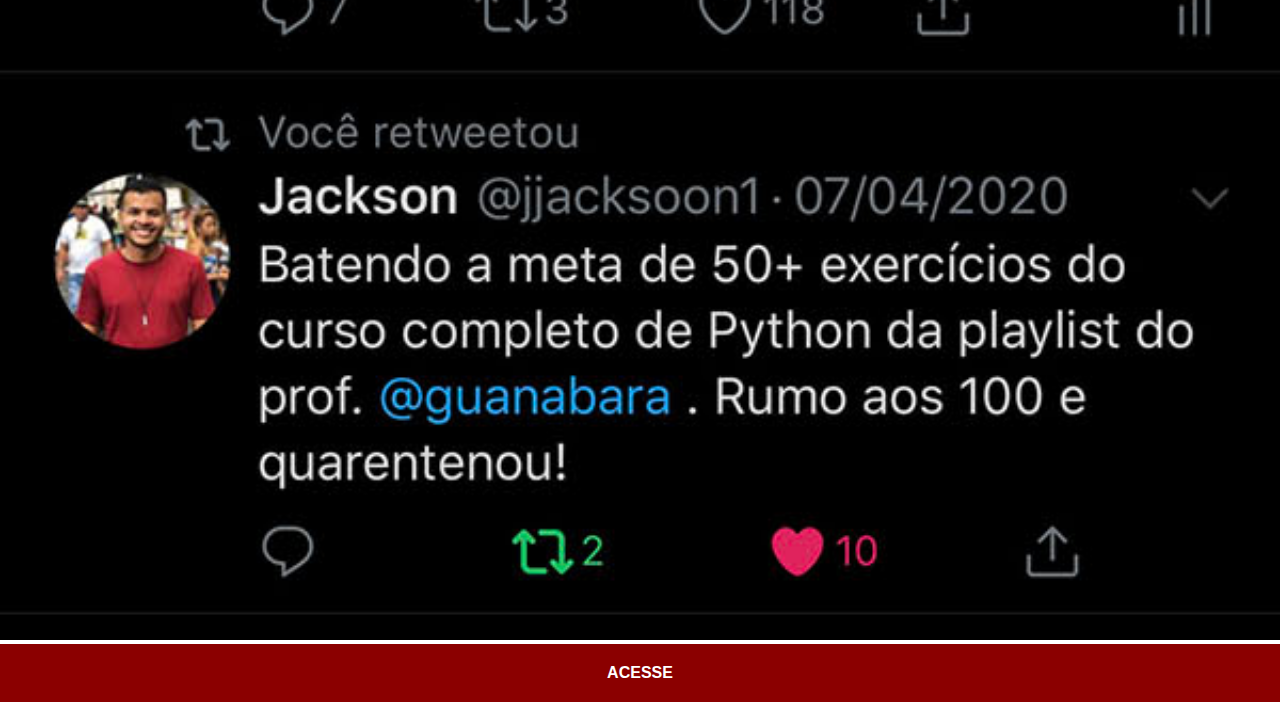
<file: twitter.html>
<!DOCTYPE html>
<html lang="pt-br">
<head>
    <meta charset="UTF-8">
    <meta http-equiv="X-UA-Compatible" content="IE=edge">
    <meta name="viewport" content="width=device-width, initial-scale=1.0">
    <link rel="stylesheet" href="estilos/social.css">
    <title>Twitter</title>
</head>
<body>
    <img src="imagens/tela-twitter.jpg" alt="Twitter">
    <a href="https://mobile.twitter.com/guanabara?" target="_blank">ACESSE</a>
</body>
</html>
</file>
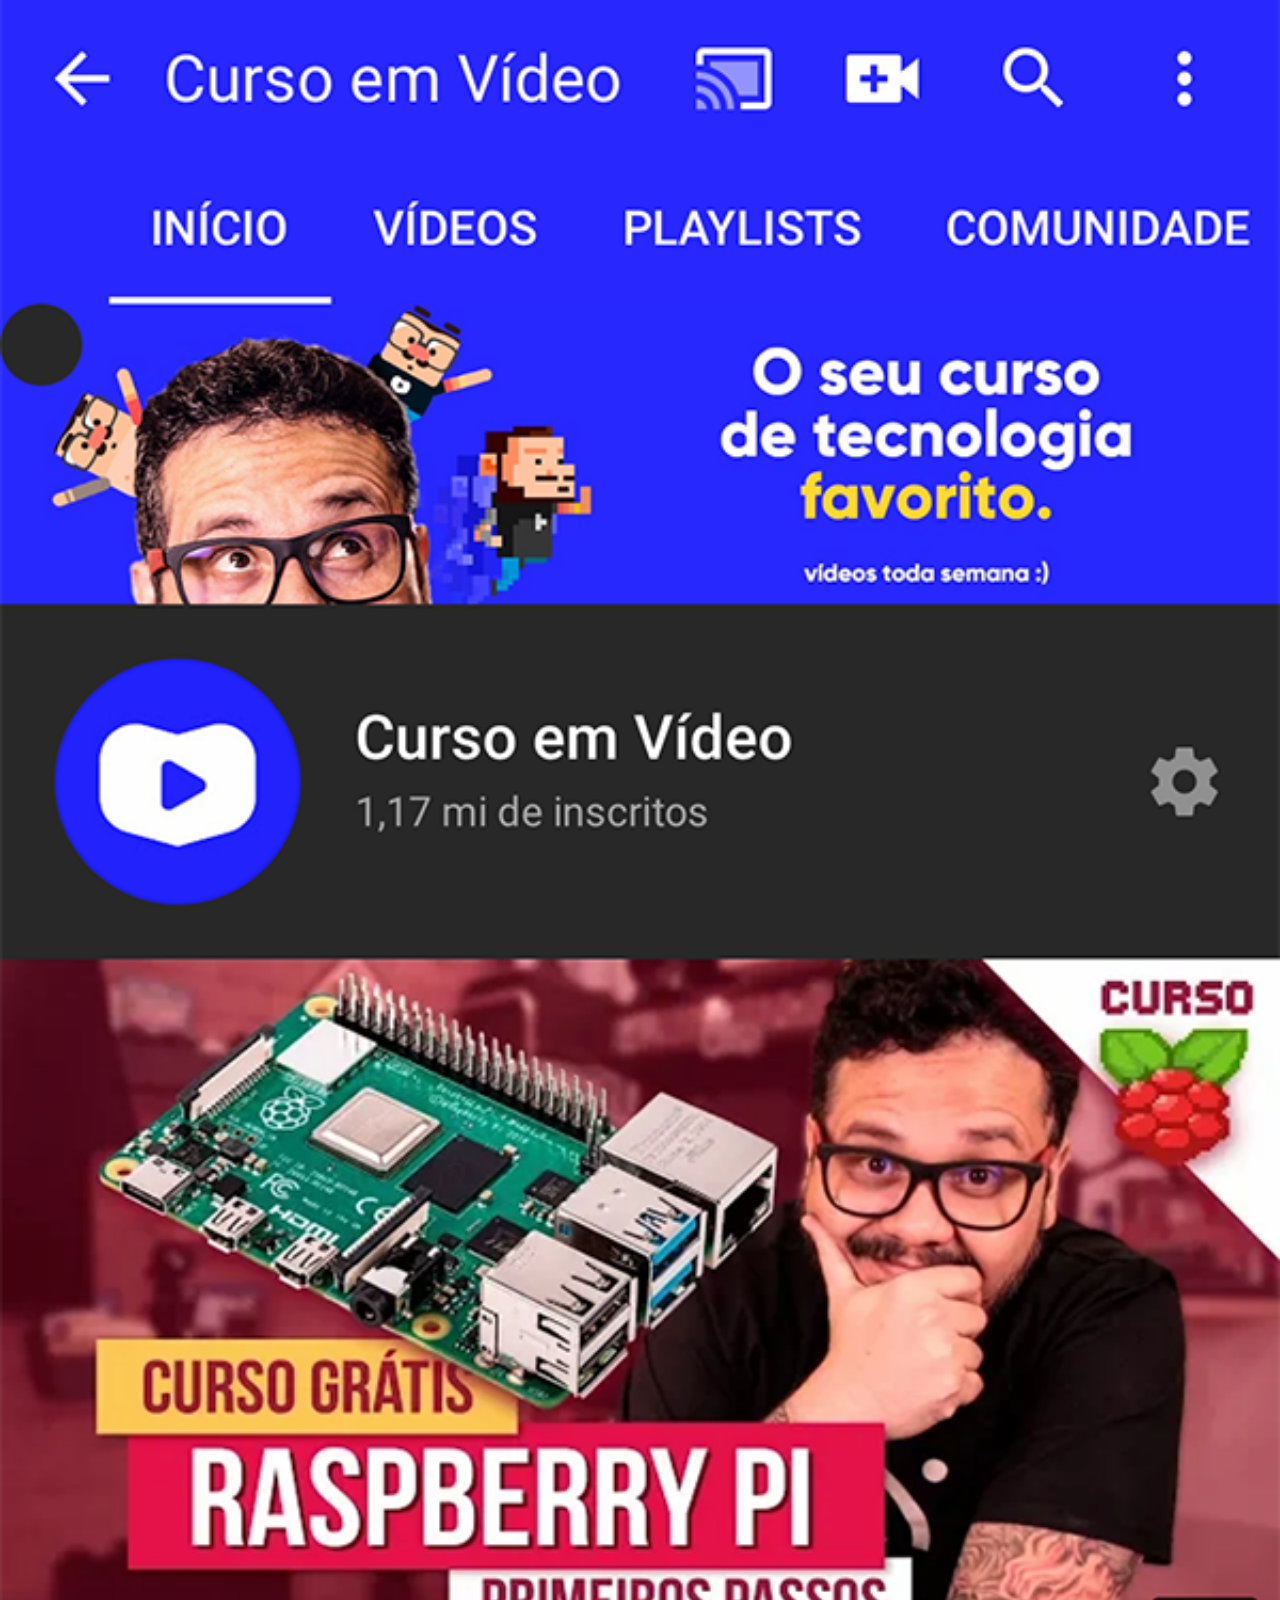
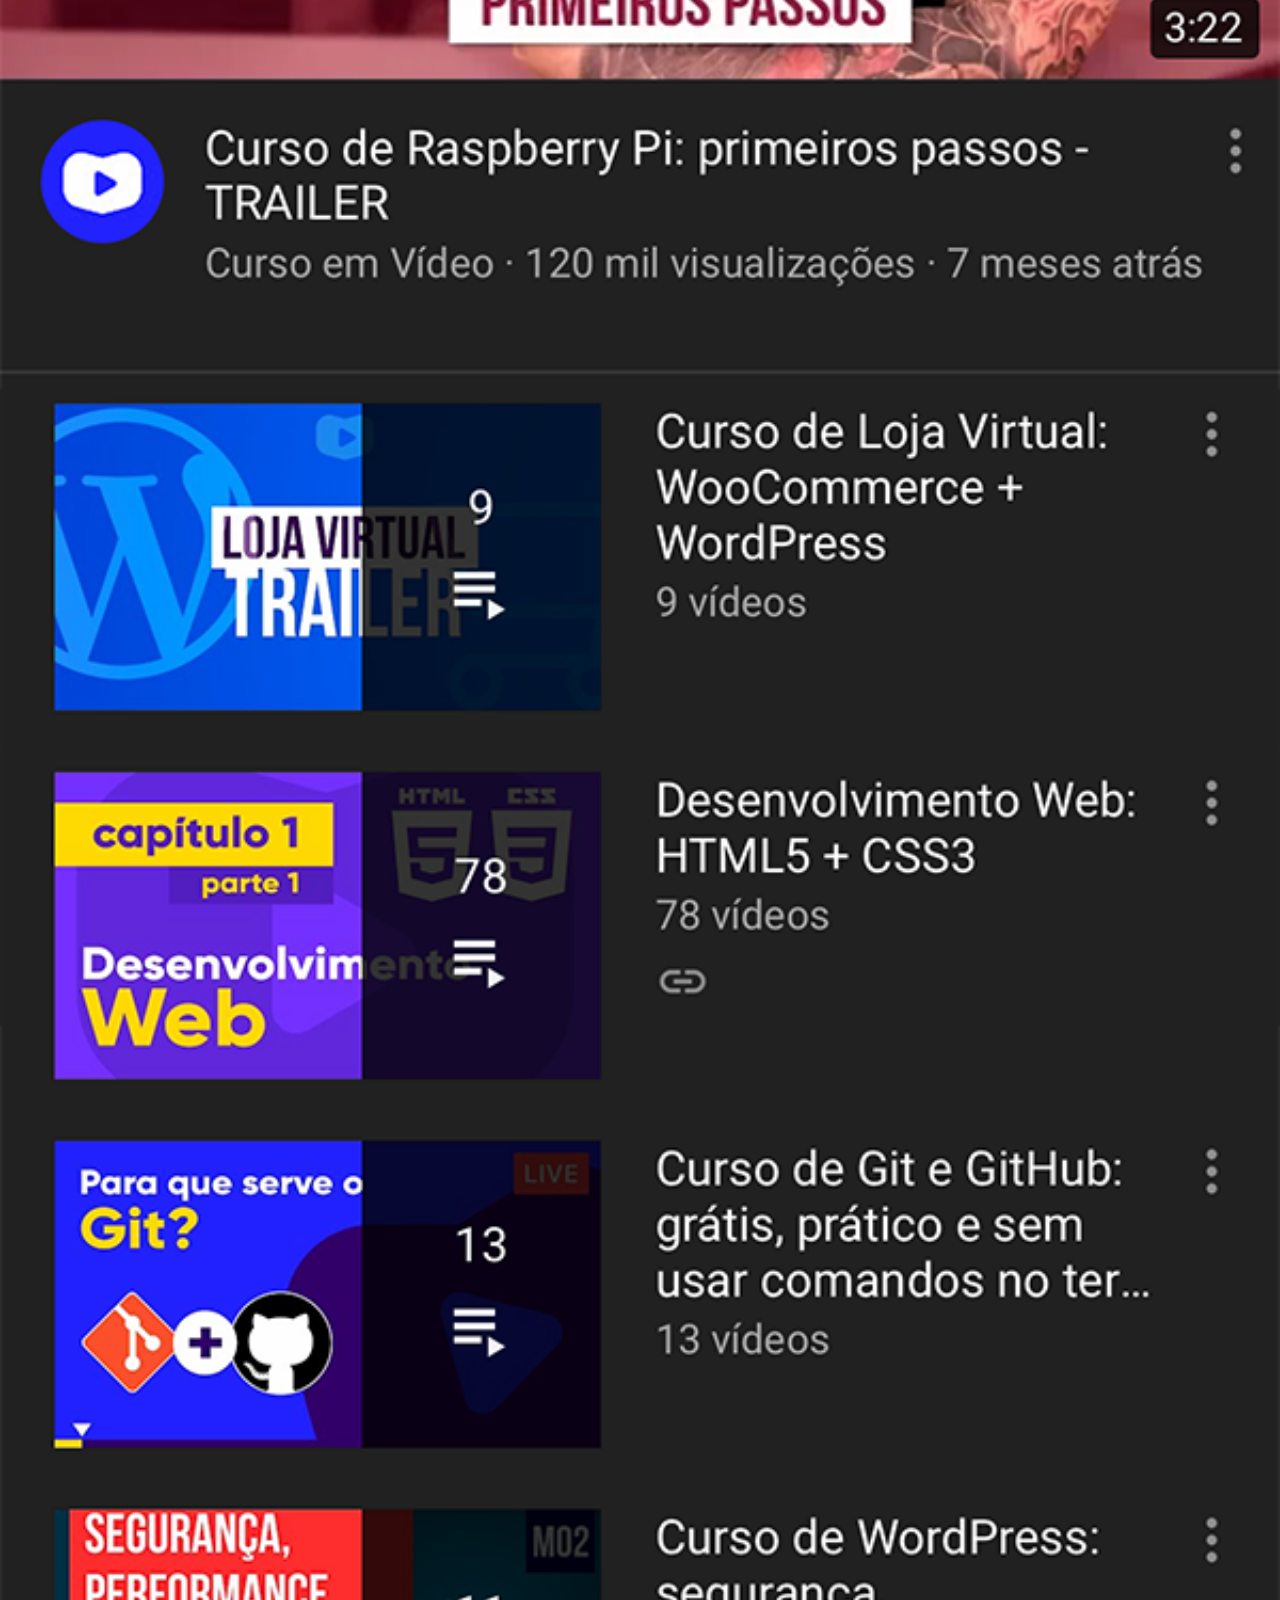
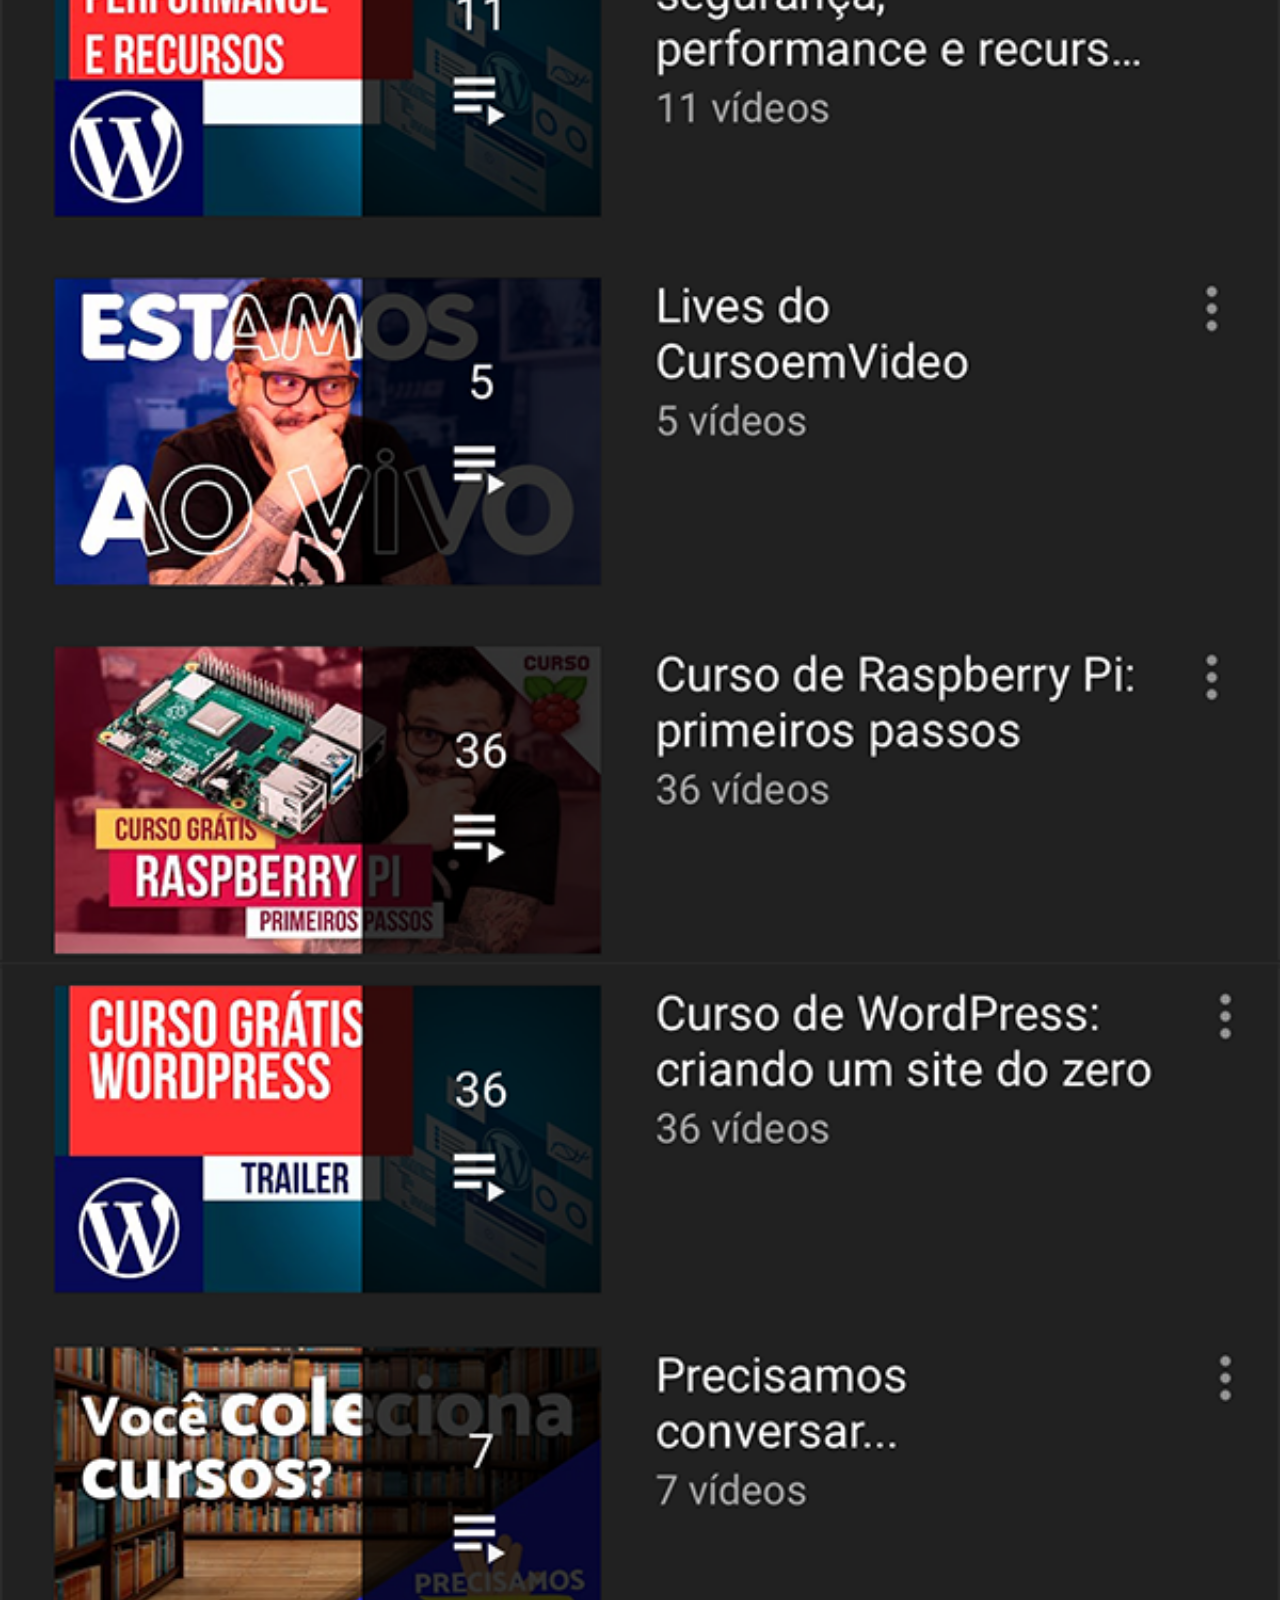
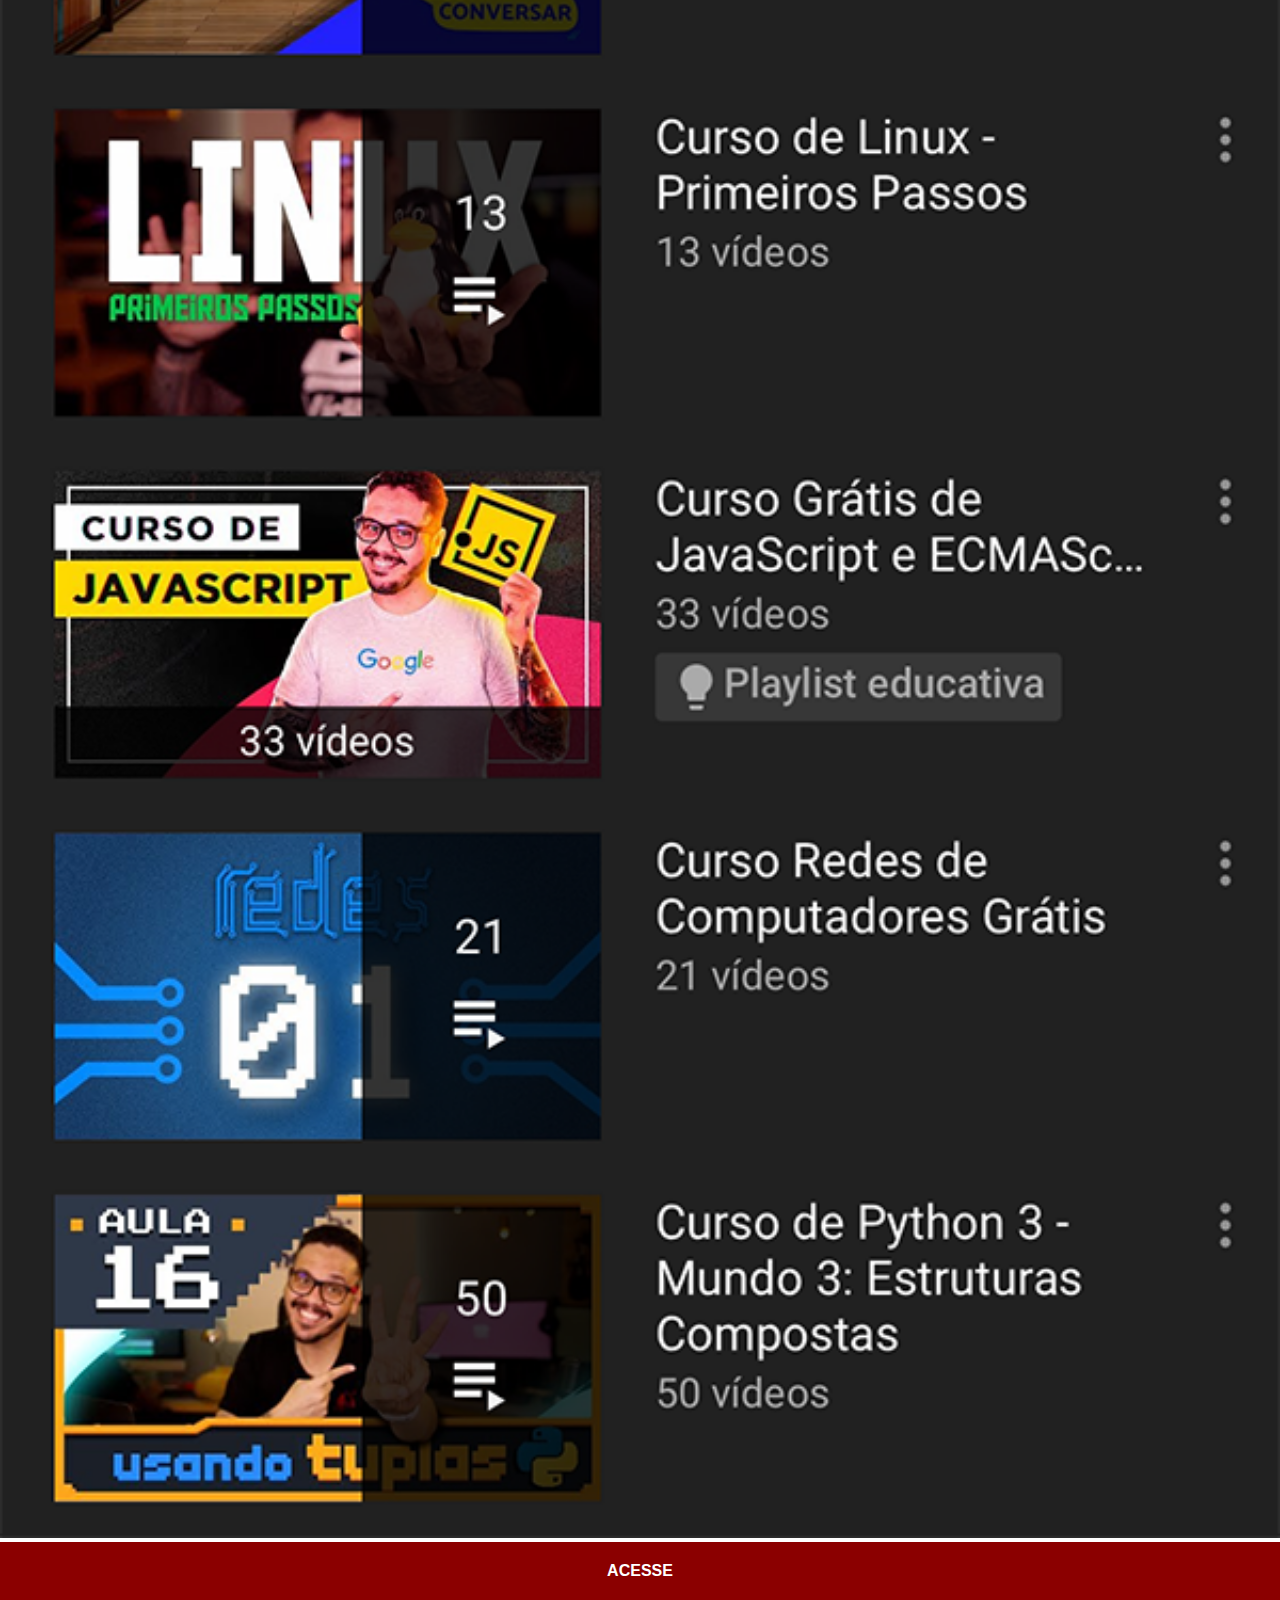
<file: youtube.html>
<!DOCTYPE html>
<html lang="pt-br">
<head>
    <meta charset="UTF-8">
    <meta http-equiv="X-UA-Compatible" content="IE=edge">
    <meta name="viewport" content="width=device-width, initial-scale=1.0">
    <title>Youtube</title>
<link rel="stylesheet" href="estilos/social.css">

</head>
<body>
    <img src="imagens/tela-youtube.png" alt="Youtube">
    <a href="https://www.youtube.com/@CursoemVideo" target="_blank">ACESSE</a>
</body>
</html>
</file>
<file: estilos/style.css>
@charset "UTF-8";

* {
    margin: 0px;
    padding: 0px;
    font-family: Arial, Helvetica, sans-serif;
}

html,
body {
    height: 100vh;
    width: 100vw;
    background-color: black;
}

body{
    background: url('../imagens/fundo-madeira.jpg') no-repeat top center;
    background-size: cover;
    background-attachment: fixed;
}
main {
    position: relative;
    height: 100vh;
}

section#telefone {
    position: absolute;
    top: 50%;
    left: 50%;
    transform: translate(-50%, -50%);
    height: 627px;
    width: 311px;
    background-color: blue;
    background: url('../imagens/frame-iphone.png') no-repeat;
}

iframe#tela{
    position: relative;
    top: 80px;
    left: 22px;
    width: 267px;
    height: 470px;
}


section#redes-sociais{
    text-align: center;
}
section#redes-sociais img{
    width: 50px;
    margin:3px;
    border-radius: 50%; /*deixar redondo*/
    box-shadow: 2px 2px 5px rgba(0, 0, 0, 0.400);
    box-sizing: border-box; /* os botoes nao se movimentarao mais*/
}

section#redes-sociais img:hover{
    border: 2px solid rgba(255, 255, 255, 0.637);
    transform: translate(-3px, -3px); /*move o botao para o lado quando é passado o mouse em cima dele*/
    box-shadow: 5px 5px 10px black; /*fazer uma sombrinha quando é passado o maouse em cima */
    transition: transform 0.3s, border 1s;
}
</file>
<file: estilos/social.css>
@charset "UFT-8";

*{
    margin: 0px;
    padding: 0px;
    font-family: Arial, Helvetica, sans-serif;
}
/*remove a barra de rolagem*/
::-webkit-scrollbar{
    width: 0px;
    height: 0px;
}
img{
width: 100vw;

}

a{
    display:block;
    background-color: darkred;
    color: white;
    padding: 20px;
    text-align: center;
    font-weight: bolder;
    text-decoration: none;

}
a:hover{
    background-color: red;
}
</file>
